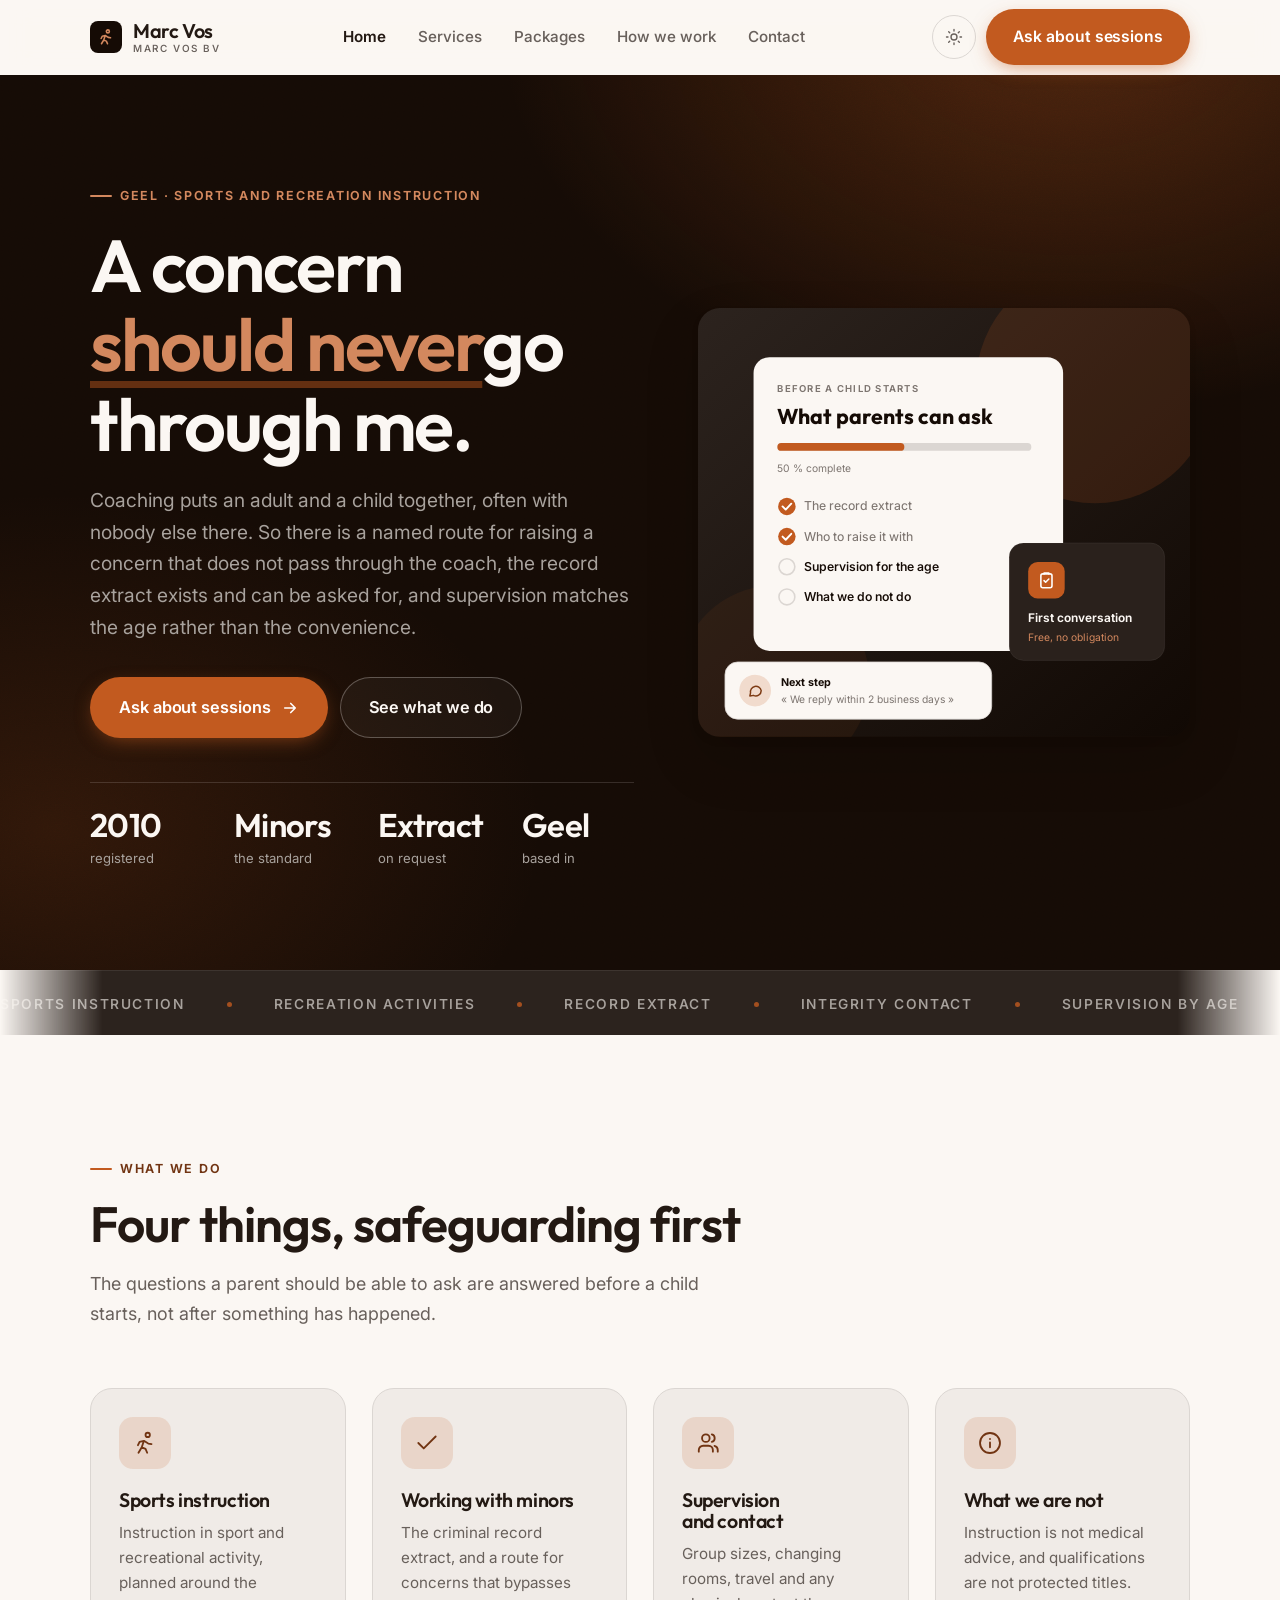
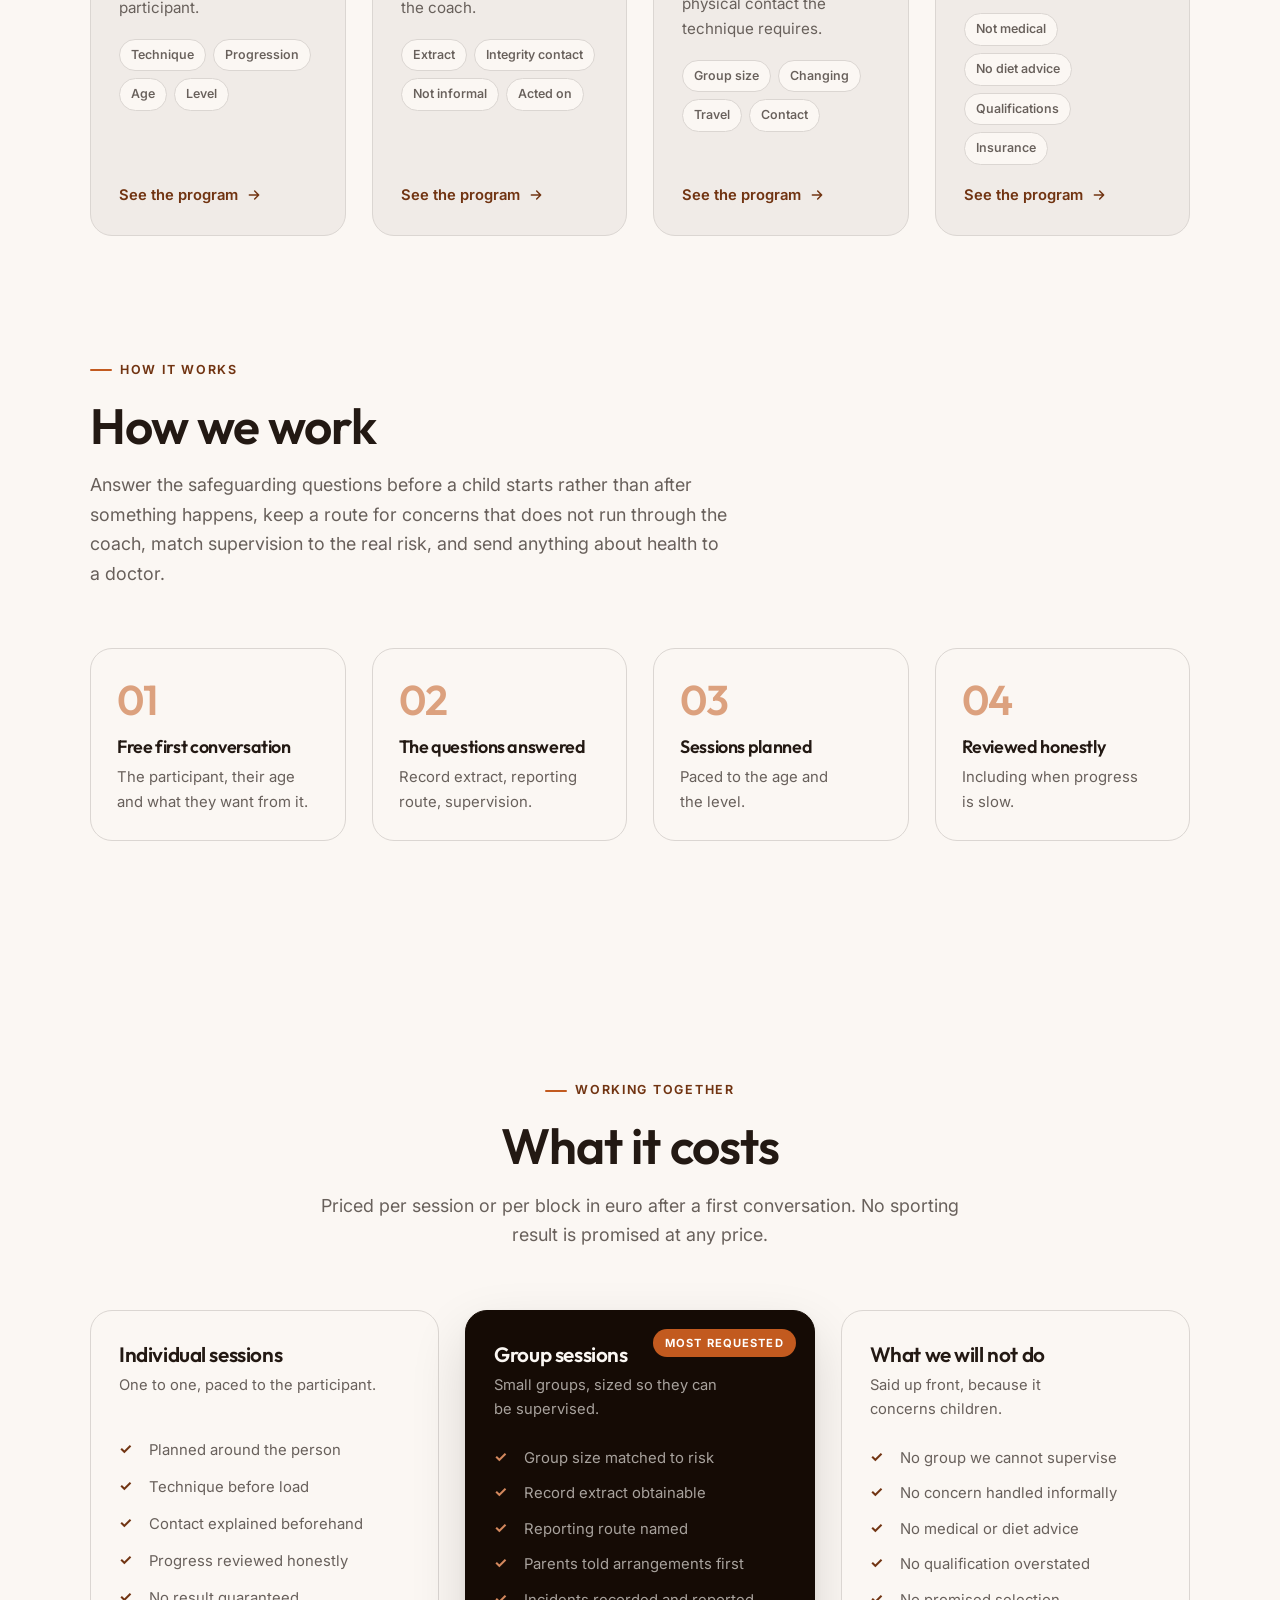
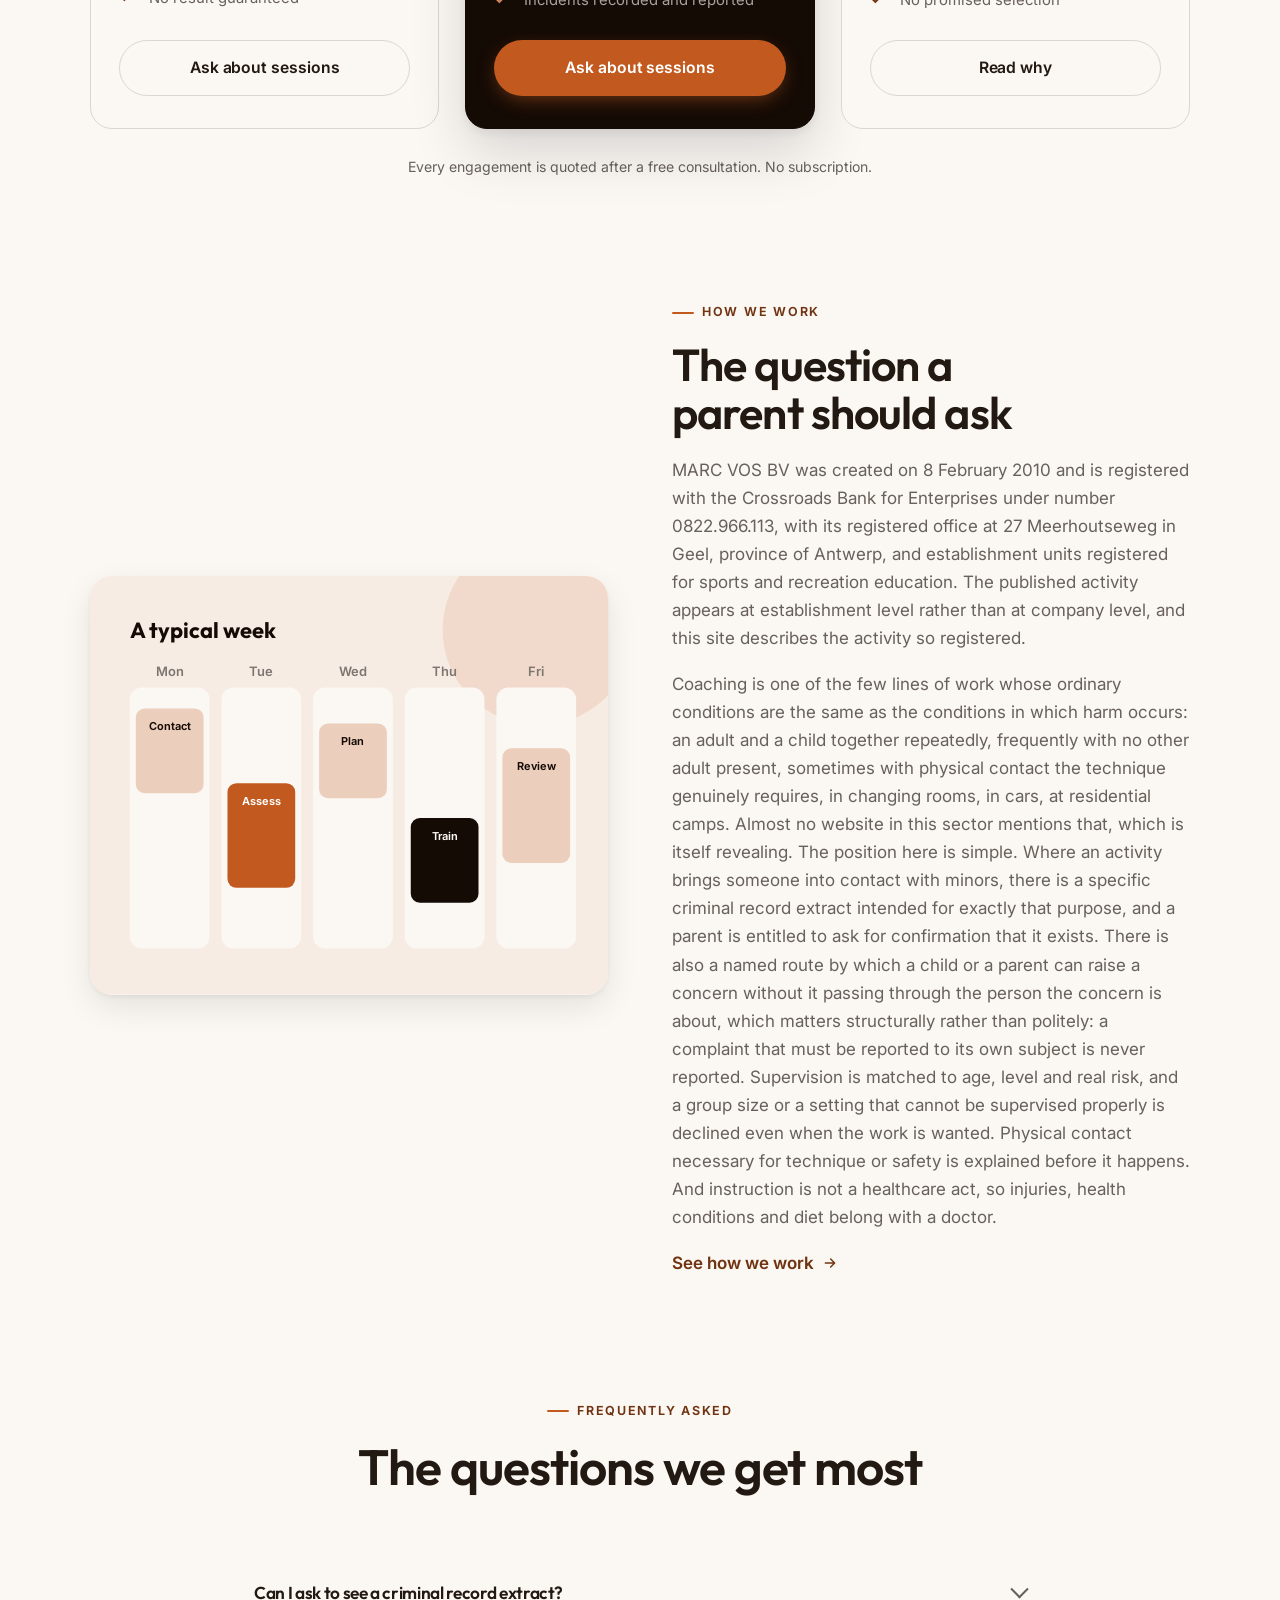
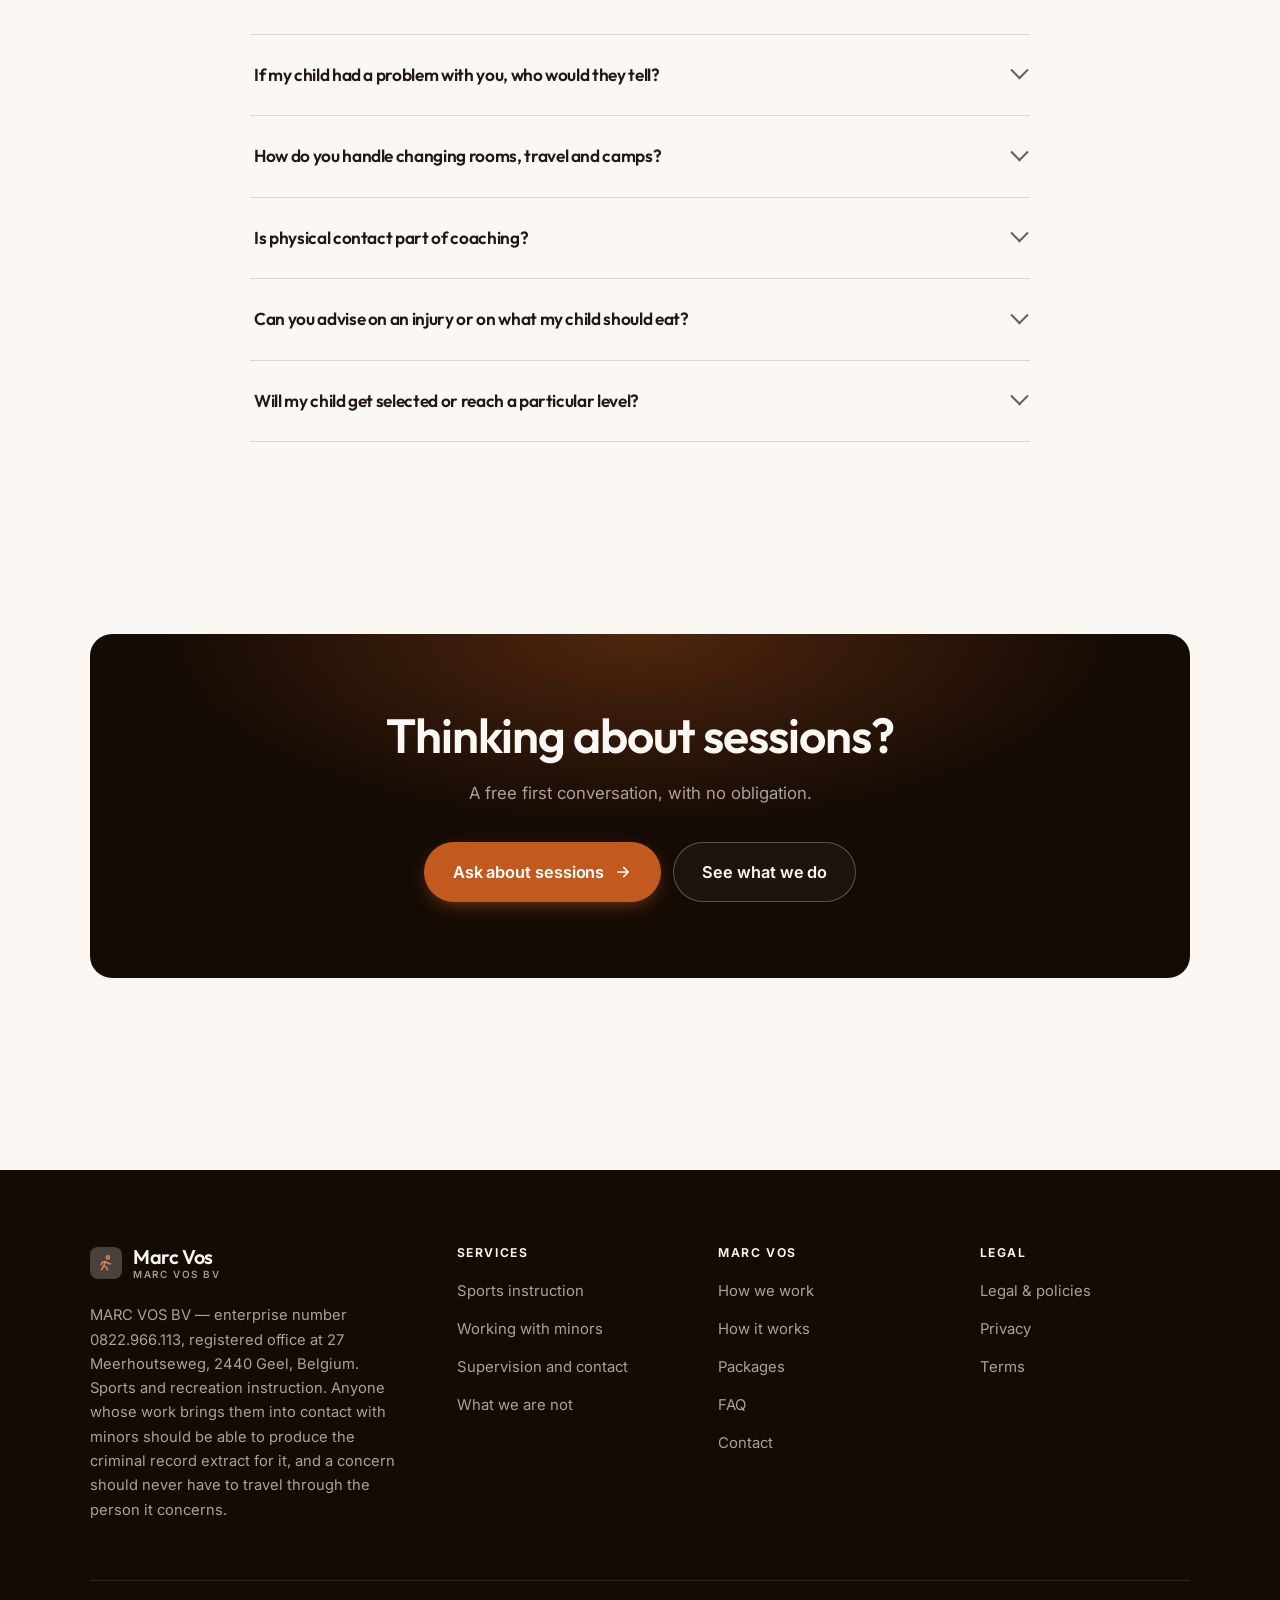
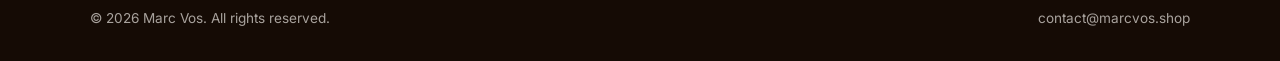
<file: index.html>
<!DOCTYPE html>
<html lang="en" class="no-js">
<head>
<meta charset="utf-8">
<meta name="viewport" content="width=device-width, initial-scale=1">
<title>MARC VOS — sports and recreation instruction, Geel</title>
<meta name="description" content="MARC VOS BV, sports and recreation instruction in Geel. Criminal record extract, a reporting route that bypasses the coach, and supervision matched to age.">
<link rel="canonical" href="https://marcvos.shop/">

<meta property="og:type" content="website">
<meta property="og:url" content="https://marcvos.shop/">
<meta property="og:site_name" content="Marc Vos">
<meta property="og:locale" content="en_US">
<meta property="og:title" content="MARC VOS — sports and recreation instruction, Geel">
<meta property="og:description" content="MARC VOS BV, sports and recreation instruction in Geel. Criminal record extract, a reporting route that bypasses the coach, and supervision matched to age.">
<meta name="theme-color" content="#150b05">

<link rel="icon" href="assets/img/favicon.svg" type="image/svg+xml">
<link rel="preconnect" href="https://fonts.googleapis.com">
<link rel="preconnect" href="https://fonts.gstatic.com" crossorigin>
<link rel="stylesheet" href="https://fonts.googleapis.com/css2?family=Outfit:wght@400;500;600;700&family=Inter:wght@400..700&display=swap">
<link rel="stylesheet" href="assets/css/style.css">

<!-- Thème appliqué avant le premier rendu (évite le flash) -->
<script>
document.documentElement.classList.remove('no-js');
(function(){try{var t=localStorage.getItem('site-theme');if(t){document.documentElement.setAttribute('data-theme',t);}}catch(e){}})();
</script>
<script type="application/ld+json">
{
  "@context": "https://schema.org",
  "@type": "Organization",
  "name": "Marc Vos",
  "url": "https://marcvos.shop/",
  "email": "contact@marcvos.shop",
  "description": "MARC VOS BV, sports and recreation instruction in Geel. Criminal record extract, a reporting route that bypasses the coach, and supervision matched to age.",
  "areaServed": "US",
  "knowsLanguage": "en"
}
</script>
</head>

<body>
<a class="skip-link" href="#main">Skip to main content</a>

<header class="site-header">
  <nav class="wrap nav" aria-label="Main navigation">
    <a class="brand" href="index.html">
      <svg class="brand__mark" viewBox="0 0 64 64" aria-hidden="true">
        <rect class="bm-bg" width="64" height="64" rx="16"/>
        <g class="bm-ic" transform="translate(14 14) scale(1.5)" fill="none" stroke-width="2.1" stroke-linecap="round" stroke-linejoin="round"><circle cx="14.5" cy="4.5" r="2"/><path d="M6 21l3-5 3.5 1.5L14 21M9 16l2-6 4 2.5 3 .5M11 10l-4 1-1.5 3"/></g>
      </svg>
      <span>Marc Vos<span class="brand__sub">MARC VOS BV</span></span>
    </a>

    <ul class="nav__links" id="nav-links">
      <li><a href="index.html" aria-current="page">Home</a></li>
      <li><a href="programs.html">Services</a></li>
      <li><a href="index.html#pricing">Packages</a></li>
      <li><a href="about.html">How we work</a></li>
      <li><a href="contact.html">Contact</a></li>
      <li><a class="btn btn--primary" href="contact.html">Ask about sessions</a></li>
    </ul>

    <div class="nav__cta">
      <button class="theme-toggle" type="button" aria-label="Switch to dark theme">
        <svg class="icon-sun" viewBox="0 0 24 24" fill="none" stroke="currentColor" stroke-width="1.8" stroke-linecap="round" aria-hidden="true"><circle cx="12" cy="12" r="4"/><path d="M12 2v2m0 16v2M2 12h2m16 0h2M4.9 4.9l1.4 1.4m11.4 11.4 1.4 1.4M19.1 4.9l-1.4 1.4M6.3 17.7l-1.4 1.4"/></svg>
        <svg class="icon-moon" viewBox="0 0 24 24" fill="none" stroke="currentColor" stroke-width="1.8" stroke-linecap="round" stroke-linejoin="round" aria-hidden="true"><path d="M21 12.8A9 9 0 1 1 11.2 3a7 7 0 0 0 9.8 9.8z"/></svg>
      </button>
      <a class="btn btn--primary" href="contact.html">Ask about sessions</a>
      <button class="nav__toggle" type="button" aria-expanded="false" aria-controls="nav-links" aria-label="Open menu">
        <svg class="icon-open" viewBox="0 0 24 24" fill="none" stroke="currentColor" stroke-width="2" stroke-linecap="round" aria-hidden="true"><path d="M3 6h18M3 12h18M3 18h18"/></svg>
        <svg class="icon-close" viewBox="0 0 24 24" fill="none" stroke="currentColor" stroke-width="2" stroke-linecap="round" aria-hidden="true"><path d="M6 6l12 12M18 6L6 18"/></svg>
      </button>
    </div>
  </nav>
</header>

<main id="main">

<section class="hero">
  <div class="wrap hero__inner">
    <div>
      <span class="eyebrow hero__eyebrow">Geel · Sports and recreation instruction</span>
      <h1>A concern<br> <em>should never</em>go through me.</h1>
      <p class="hero__lede">Coaching puts an adult and a child together, often with nobody else there. So there is a named route for raising a concern that does not pass through the coach, the record extract exists and can be asked for, and supervision matches the age rather than the convenience.</p>

      <div class="hero__actions">
        <a class="btn btn--primary btn--lg" href="contact.html">Ask about sessions <svg viewBox="0 0 24 24" fill="none" stroke="currentColor" stroke-width="2.2" stroke-linecap="round" stroke-linejoin="round" aria-hidden="true"><path d="M5 12h14M13 6l6 6-6 6"/></svg></a>
        <a class="btn btn--on-dark btn--lg" href="programs.html">See what we do</a>
      </div>

      <ul class="hero__proof">
        <li><span class="stat__num">2010</span><span class="stat__label">registered</span></li>
        <li><span class="stat__num">Minors</span><span class="stat__label">the standard</span></li>
        <li><span class="stat__num">Extract</span><span class="stat__label">on request</span></li>
        <li><span class="stat__num">Geel</span><span class="stat__label">based in</span></li>
      </ul>
    </div>

    <div class="hero__art">
      <svg viewBox="0 0 620 540" role="img" aria-label="What a parent is entitled to ask before a child starts sessions.">
        <defs>
          <linearGradient id="hbg" x1="0" y1="0" x2="1" y2="1">
            <stop offset="0" stop-color="#2c231e"/><stop offset="1" stop-color="#110904"/>
          </linearGradient>
        </defs>
        <rect width="620" height="540" rx="22" fill="url(#hbg)"/>
        <circle cx="500" cy="96" r="150" fill="#c25a1f" opacity=".16"/>
        <circle cx="96" cy="470" r="120" fill="#c25a1f" opacity=".08"/>

        <g style="font-family: var(--font-body)">
          <!-- Carte programme -->
          <rect x="70" y="62" width="390" height="370" rx="20" fill="#fbf7f3"/>
          <text x="100" y="106" font-size="12" font-weight="650" letter-spacing="1.6" fill="#7d7570">BEFORE A CHILD STARTS</text>
          <text x="100" y="146" font-size="27" font-weight="700" fill="#150b05" style="font-family: var(--font-display)">What parents can ask</text>
          <rect x="100" y="170" width="320" height="10" rx="5" fill="#dbd6d2"/>
          <rect x="100" y="170" width="160" height="10" rx="5" fill="#c25a1f"/>
          <text x="100" y="206" font-size="13" fill="#7d7570">50 % complete</text>
          <circle cx="112" cy="250" r="11" fill="#c25a1f"/><path d="M106.5 250l4 4 7-7.5" fill="none" stroke="#ffffff" stroke-width="2.4" stroke-linecap="round" stroke-linejoin="round"/><text x="134" y="255" font-size="15.5" fill="#7d7570" font-weight="450">The record extract</text>
          <circle cx="112" cy="288" r="11" fill="#c25a1f"/><path d="M106.5 288l4 4 7-7.5" fill="none" stroke="#ffffff" stroke-width="2.4" stroke-linecap="round" stroke-linejoin="round"/><text x="134" y="293" font-size="15.5" fill="#7d7570" font-weight="450">Who to raise it with</text>
          <circle cx="112" cy="326" r="10" fill="none" stroke="#dbd6d2" stroke-width="2"/><text x="134" y="331" font-size="15.5" fill="#150b05" font-weight="560">Supervision for the age</text>
          <circle cx="112" cy="364" r="10" fill="none" stroke="#dbd6d2" stroke-width="2"/><text x="134" y="369" font-size="15.5" fill="#150b05" font-weight="560">What we do not do</text>

          <!-- Carte séance -->
          <rect x="392" y="296" width="196" height="148" rx="18" fill="#2a211c" stroke="#ffffff" stroke-opacity=".08"/>
          <rect x="416" y="320" width="46" height="46" rx="12" fill="#c25a1f"/>
          <g transform="translate(427 331)" fill="none" stroke="#ffffff" color="#ffffff" stroke-width="2" stroke-linecap="round" stroke-linejoin="round"><rect x="5" y="4" width="14" height="17.5" rx="2.5"/><path d="M9 4V3h6v1M9 12.5l2 2 4-4"/></g>
          <text x="416" y="396" font-size="15" font-weight="650" fill="#fbf7f3">First conversation</text>
          <text x="416" y="420" font-size="13" fill="#d3885e">Free, no obligation</text>

          <!-- Retour du coach -->
          <rect x="34" y="446" width="336" height="72" rx="16" fill="#fbf7f3" stroke="#dbd6d2"/>
          <circle cx="72" cy="482" r="20" fill="#f1dbcd"/>
          <g transform="translate(62 472) scale(.84)" fill="none" stroke="#7e3b14" stroke-width="2.2" stroke-linecap="round" stroke-linejoin="round"><path d="M21 12a8 8 0 0 1-11.6 7.1L4 20l1-4.6A8 8 0 1 1 21 12z"/></g>
          <text x="104" y="476" font-size="13.5" font-weight="700" fill="#150b05">Next step</text>
          <text x="104" y="498" font-size="13" fill="#7d7570">« We reply within 2 business days »</text>
        </g>
      </svg>
    </div>
  </div>
</section>

<div class="marquee" aria-hidden="true">
  <div class="marquee__track"><span>Sports instruction</span><span>Recreation activities</span><span>Record extract</span><span>Integrity contact</span><span>Supervision by age</span><span>Contact explained first</span><span>Not medical advice</span><span>Incidents recorded</span><span>Geel</span><span>Since 2010</span><span>Sports instruction</span><span>Recreation activities</span><span>Record extract</span><span>Integrity contact</span><span>Supervision by age</span><span>Contact explained first</span><span>Not medical advice</span><span>Incidents recorded</span><span>Geel</span><span>Since 2010</span></div>
</div>

<section class="section wrap" id="programs">
  <div class="section-head reveal">
    <span class="eyebrow">What we do</span>
    <h2>Four things, safeguarding first</h2>
    <p>The questions a parent should be able to ask are answered before a child starts, not after something has happened.</p>
  </div>
  <div class="grid grid--4 reveal-group">
    <a class="card" href="programs.html#instruction">
      <div class="card__icon"><svg viewBox="0 0 24 24" fill="none" stroke="currentColor" stroke-width="1.7" stroke-linecap="round" stroke-linejoin="round" aria-hidden="true"><circle cx="14.5" cy="4.5" r="2"/><path d="M6 21l3-5 3.5 1.5L14 21M9 16l2-6 4 2.5 3 .5M11 10l-4 1-1.5 3"/></svg></div>
      <h3>Sports instruction</h3>
      <p>Instruction in sport and recreational activity, planned around the participant.</p>
      <ul class="tags"><li>Technique</li><li>Progression</li><li>Age</li><li>Level</li></ul>
      <span class="arrow-link">See the program <svg viewBox="0 0 24 24" fill="none" stroke="currentColor" stroke-width="2.2" stroke-linecap="round" stroke-linejoin="round" aria-hidden="true"><path d="M5 12h14M13 6l6 6-6 6"/></svg></span>
    </a>
    <a class="card" href="programs.html#safeguarding">
      <div class="card__icon"><svg viewBox="0 0 24 24" fill="none" stroke="currentColor" stroke-width="1.7" stroke-linecap="round" stroke-linejoin="round" aria-hidden="true"><path d="M20 6 9 17l-5-5"/></svg></div>
      <h3>Working with minors</h3>
      <p>The criminal record extract, and a route for concerns that bypasses the coach.</p>
      <ul class="tags"><li>Extract</li><li>Integrity contact</li><li>Not informal</li><li>Acted on</li></ul>
      <span class="arrow-link">See the program <svg viewBox="0 0 24 24" fill="none" stroke="currentColor" stroke-width="2.2" stroke-linecap="round" stroke-linejoin="round" aria-hidden="true"><path d="M5 12h14M13 6l6 6-6 6"/></svg></span>
    </a>
    <a class="card" href="programs.html#supervision">
      <div class="card__icon"><svg viewBox="0 0 24 24" fill="none" stroke="currentColor" stroke-width="1.7" stroke-linecap="round" stroke-linejoin="round" aria-hidden="true"><path d="M16.5 20v-1.5a4 4 0 0 0-4-4h-5a4 4 0 0 0-4 4V20"/><circle cx="10" cy="7.5" r="3.5"/><path d="M21 20v-1.5a4 4 0 0 0-3-3.9M15.5 4.1a3.5 3.5 0 0 1 0 6.8"/></svg></div>
      <h3>Supervision and contact</h3>
      <p>Group sizes, changing rooms, travel and any physical contact the technique requires.</p>
      <ul class="tags"><li>Group size</li><li>Changing</li><li>Travel</li><li>Contact</li></ul>
      <span class="arrow-link">See the program <svg viewBox="0 0 24 24" fill="none" stroke="currentColor" stroke-width="2.2" stroke-linecap="round" stroke-linejoin="round" aria-hidden="true"><path d="M5 12h14M13 6l6 6-6 6"/></svg></span>
    </a>
    <a class="card" href="programs.html#limits">
      <div class="card__icon"><svg viewBox="0 0 24 24" fill="none" stroke="currentColor" stroke-width="1.7" stroke-linecap="round" stroke-linejoin="round" aria-hidden="true"><circle cx="12" cy="12" r="9.2"/><path d="M12 16v-4.5M12 8.2v.1"/></svg></div>
      <h3>What we are not</h3>
      <p>Instruction is not medical advice, and qualifications are not protected titles.</p>
      <ul class="tags"><li>Not medical</li><li>No diet advice</li><li>Qualifications</li><li>Insurance</li></ul>
      <span class="arrow-link">See the program <svg viewBox="0 0 24 24" fill="none" stroke="currentColor" stroke-width="2.2" stroke-linecap="round" stroke-linejoin="round" aria-hidden="true"><path d="M5 12h14M13 6l6 6-6 6"/></svg></span>
    </a>
  </div>
</section>

<section class="section section--flush wrap" id="how-it-works">
  <div class="section-head reveal">
    <span class="eyebrow">How it works</span>
    <h2>How we work</h2>
    <p>Answer the safeguarding questions before a child starts rather than after something happens, keep a route for concerns that does not run through the coach, match supervision to the real risk, and send anything about health to a doctor.</p>
  </div>
  <div class="grid grid--4 steps reveal-group">
    <article class="step">
      <h3>Free first conversation</h3>
      <p>The participant, their age and what they want from it.</p>
    </article>
    <article class="step">
      <h3>The questions answered</h3>
      <p>Record extract, reporting route, supervision.</p>
    </article>
    <article class="step">
      <h3>Sessions planned</h3>
      <p>Paced to the age and the level.</p>
    </article>
    <article class="step">
      <h3>Reviewed honestly</h3>
      <p>Including when progress is slow.</p>
    </article>
  </div>
</section>

<section class="section wrap" id="pricing">
  <div class="section-head section-head--center reveal">
    <span class="eyebrow">Working together</span>
    <h2>What it costs</h2>
    <p>Priced per session or per block in euro after a first conversation. No sporting result is promised at any price.</p>
  </div>
  <div class="grid grid--3 plans reveal-group">
    <article class="plan">
      
      <h3>Individual sessions</h3>
      <p class="plan__desc">One to one, paced to the participant.</p>
      
      <ul class="plan__features">
        <li>Planned around the person</li>
        <li>Technique before load</li>
        <li>Contact explained beforehand</li>
        <li>Progress reviewed honestly</li>
        <li>No result guaranteed</li>
      </ul>
      <a class="btn btn--ghost btn--block" href="contact.html">Ask about sessions</a>
    </article>
    <article class="plan plan--featured">
      <span class="plan__tag">Most requested</span>
      <h3>Group sessions</h3>
      <p class="plan__desc">Small groups, sized so they can be supervised.</p>
      
      <ul class="plan__features">
        <li>Group size matched to risk</li>
        <li>Record extract obtainable</li>
        <li>Reporting route named</li>
        <li>Parents told arrangements first</li>
        <li>Incidents recorded and reported</li>
      </ul>
      <a class="btn btn--primary btn--block" href="contact.html">Ask about sessions</a>
    </article>
    <article class="plan">
      
      <h3>What we will not do</h3>
      <p class="plan__desc">Said up front, because it concerns children.</p>
      
      <ul class="plan__features">
        <li>No group we cannot supervise</li>
        <li>No concern handled informally</li>
        <li>No medical or diet advice</li>
        <li>No qualification overstated</li>
        <li>No promised selection</li>
      </ul>
      <a class="btn btn--ghost btn--block" href="contact.html">Read why</a>
    </article>
  </div>
  <p class="plans-note">Every engagement is quoted after a free consultation. No subscription.</p>
</section>

<section class="section section--flush wrap">
  <div class="split reveal">
    <div class="split__art">
      <svg viewBox="0 0 520 420" role="img" aria-label="Example of a typical week: Contact, Assess, Plan, Train, Review.">
        <rect width="520" height="420" rx="20" fill="#f7ece4"/>
        <circle cx="450" cy="54" r="96" fill="#c25a1f" opacity=".12"/>
        <g style="font-family: var(--font-body)">
        <text x="40" y="62" font-size="22" font-weight="700" fill="#150b05" style="font-family: var(--font-display)">A typical week</text>
        <text x="80" y="100" text-anchor="middle" font-size="13" font-weight="600" fill="#7d7570">Mon</text>
        <rect x="40" y="112" width="80" height="262" rx="12" fill="#fbf7f3"/>
        <rect x="46" y="133" width="68" height="85" rx="9" fill="#eccebc"/>
        <text x="80" y="155" text-anchor="middle" font-size="11" font-weight="650" fill="#150b05">Contact</text>
        <text x="172" y="100" text-anchor="middle" font-size="13" font-weight="600" fill="#7d7570">Tue</text>
        <rect x="132" y="112" width="80" height="262" rx="12" fill="#fbf7f3"/>
        <rect x="138" y="208" width="68" height="105" rx="9" fill="#c25a1f"/>
        <text x="172" y="230" text-anchor="middle" font-size="11" font-weight="650" fill="#ffffff">Assess</text>
        <text x="264" y="100" text-anchor="middle" font-size="13" font-weight="600" fill="#7d7570">Wed</text>
        <rect x="224" y="112" width="80" height="262" rx="12" fill="#fbf7f3"/>
        <rect x="230" y="148" width="68" height="75" rx="9" fill="#eccebc"/>
        <text x="264" y="170" text-anchor="middle" font-size="11" font-weight="650" fill="#150b05">Plan</text>
        <text x="356" y="100" text-anchor="middle" font-size="13" font-weight="600" fill="#7d7570">Thu</text>
        <rect x="316" y="112" width="80" height="262" rx="12" fill="#fbf7f3"/>
        <rect x="322" y="243" width="68" height="85" rx="9" fill="#150b05"/>
        <text x="356" y="265" text-anchor="middle" font-size="11" font-weight="650" fill="#fbf7f3">Train</text>
        <text x="448" y="100" text-anchor="middle" font-size="13" font-weight="600" fill="#7d7570">Fri</text>
        <rect x="408" y="112" width="80" height="262" rx="12" fill="#fbf7f3"/>
        <rect x="414" y="173" width="68" height="115" rx="9" fill="#eccebc"/>
        <text x="448" y="195" text-anchor="middle" font-size="11" font-weight="650" fill="#150b05">Review</text>
        </g>
      </svg>
    </div>
    <div>
      <span class="eyebrow">How we work</span>
      <h2>The question a parent should ask</h2>
      <p>MARC VOS BV was created on 8 February 2010 and is registered with the Crossroads Bank for Enterprises under number 0822.966.113, with its registered office at 27 Meerhoutseweg in Geel, province of Antwerp, and establishment units registered for sports and recreation education. The published activity appears at establishment level rather than at company level, and this site describes the activity so registered.</p>
      <p>Coaching is one of the few lines of work whose ordinary conditions are the same as the conditions in which harm occurs: an adult and a child together repeatedly, frequently with no other adult present, sometimes with physical contact the technique genuinely requires, in changing rooms, in cars, at residential camps. Almost no website in this sector mentions that, which is itself revealing. The position here is simple. Where an activity brings someone into contact with minors, there is a specific criminal record extract intended for exactly that purpose, and a parent is entitled to ask for confirmation that it exists. There is also a named route by which a child or a parent can raise a concern without it passing through the person the concern is about, which matters structurally rather than politely: a complaint that must be reported to its own subject is never reported. Supervision is matched to age, level and real risk, and a group size or a setting that cannot be supervised properly is declined even when the work is wanted. Physical contact necessary for technique or safety is explained before it happens. And instruction is not a healthcare act, so injuries, health conditions and diet belong with a doctor.</p>
      <p><a class="arrow-link" href="about.html">See how we work <svg viewBox="0 0 24 24" fill="none" stroke="currentColor" stroke-width="2.2" stroke-linecap="round" stroke-linejoin="round" aria-hidden="true"><path d="M5 12h14M13 6l6 6-6 6"/></svg></a></p>
    </div>
  </div>
</section>

<section class="section section--flush wrap" id="faq">
  <div class="section-head section-head--center reveal">
    <span class="eyebrow">Frequently asked</span>
    <h2>The questions we get most</h2>
  </div>
  <div class="faq reveal">
    <details>
      <summary>Can I ask to see a criminal record extract?</summary>
      <p>Yes, and you should ask it of anyone who will be alone with your child, not only of us. Where an activity brings a person into contact with minors there is a specific extract from the criminal record intended for that purpose. Asking is not an accusation and nobody working properly with children will treat it as one. A provider who is uncomfortable with the question has answered it.</p>
    </details>
    <details>
      <summary>If my child had a problem with you, who would they tell?</summary>
      <p>Not me, and that is the point. There is a named route through which a participant, a parent or a guardian can raise a concern without it passing through the person the concern is about, and it is given to parents before a child starts rather than produced afterwards. A complaint that has to travel through its own subject does not travel. Concerns about a participant's integrity are acted upon rather than managed informally inside the group.</p>
    </details>
    <details>
      <summary>How do you handle changing rooms, travel and camps?</summary>
      <p>By arranging them so that an adult is not alone with an individual child where that can be avoided, and by telling parents what the arrangements are in advance rather than when asked. Those settings are where supervision is thinnest and where discomfort is hardest for a child to voice, so they get planned deliberately instead of improvised on the day.</p>
    </details>
    <details>
      <summary>Is physical contact part of coaching?</summary>
      <p>Sometimes, where the technique or the safety of the participant genuinely requires it. When it does, it is explained before it happens rather than simply done, so a participant knows what to expect and knows that being told is normal. A child who has been told what ordinary instruction looks like is far better placed to recognise something that is not.</p>
    </details>
    <details>
      <summary>Can you advise on an injury or on what my child should eat?</summary>
      <p>No. Instruction is not a healthcare act. We do not diagnose, do not treat injuries and do not give dietary, nutritional or medical advice, and anything concerning an injury, a health condition or fitness to participate belongs with a physician. We may ask for confirmation of fitness to participate before accepting someone for an activity, which is a precaution rather than an obstacle.</p>
    </details>
    <details>
      <summary>Will my child get selected or reach a particular level?</summary>
      <p>No result, selection, progression or performance improvement is guaranteed, and anyone promising one is selling something. Outcomes in sport depend on far more than coaching, including growth, health, opportunity and a considerable amount of luck. What can be promised is sessions planned around the participant, progress reviewed honestly including when it is slow, and an environment organised around the things that actually matter.</p>
    </details>
  </div>
</section>

<section class="wrap section--tight">
  <div class="cta-band reveal">
    <h2>Thinking about sessions?</h2>
    <p>A free first conversation, with no obligation.</p>
    <div class="hero__actions">
      <a class="btn btn--primary btn--lg" href="contact.html">Ask about sessions <svg viewBox="0 0 24 24" fill="none" stroke="currentColor" stroke-width="2.2" stroke-linecap="round" stroke-linejoin="round" aria-hidden="true"><path d="M5 12h14M13 6l6 6-6 6"/></svg></a>
      <a class="btn btn--on-dark btn--lg" href="programs.html">See what we do</a>
    </div>
  </div>
</section>

</main>

<footer class="site-footer">
  <div class="wrap">
    <div class="footer__grid">
      <div class="footer__brand">
        <a class="brand" href="index.html">
          <svg class="brand__mark" viewBox="0 0 64 64" aria-hidden="true">
        <rect class="bm-bg" width="64" height="64" rx="16"/>
        <g class="bm-ic" transform="translate(14 14) scale(1.5)" fill="none" stroke-width="2.1" stroke-linecap="round" stroke-linejoin="round"><circle cx="14.5" cy="4.5" r="2"/><path d="M6 21l3-5 3.5 1.5L14 21M9 16l2-6 4 2.5 3 .5M11 10l-4 1-1.5 3"/></g>
      </svg>
          <span>Marc Vos<span class="brand__sub">MARC VOS BV</span></span>
        </a>
        <p>MARC VOS BV — enterprise number 0822.966.113, registered office at 27 Meerhoutseweg, 2440 Geel, Belgium. Sports and recreation instruction. Anyone whose work brings them into contact with minors should be able to produce the criminal record extract for it, and a concern should never have to travel through the person it concerns.</p>
      </div>

      <div class="footer__col">
        <h4>Services</h4>
        <ul>
          <li><a href="programs.html#instruction">Sports instruction</a></li>
          <li><a href="programs.html#safeguarding">Working with minors</a></li>
          <li><a href="programs.html#supervision">Supervision and contact</a></li>
          <li><a href="programs.html#limits">What we are not</a></li>
        </ul>
      </div>

      <div class="footer__col">
        <h4>Marc Vos</h4>
        <ul>
          <li><a href="about.html">How we work</a></li>
          <li><a href="index.html#how-it-works">How it works</a></li>
          <li><a href="index.html#pricing">Packages</a></li>
          <li><a href="index.html#faq">FAQ</a></li>
          <li><a href="contact.html">Contact</a></li>
        </ul>
      </div>

      <div class="footer__col">
        <h4>Legal</h4>
        <ul>
          <li><a href="legal.html">Legal &amp; policies</a></li>
          <li><a href="legal.html#privacy">Privacy</a></li>
          <li><a href="legal.html#terms">Terms</a></li>
        </ul>
      </div>
    </div>

    <div class="footer__bottom">
      <p>© <span data-year>2026</span> Marc Vos. All rights reserved.</p>
      <p><a href="mailto:contact@marcvos.shop">contact@marcvos.shop</a></p>
    </div>
  </div>
</footer>

<script src="assets/js/main.js" defer></script>
</body>
</html>
</file>
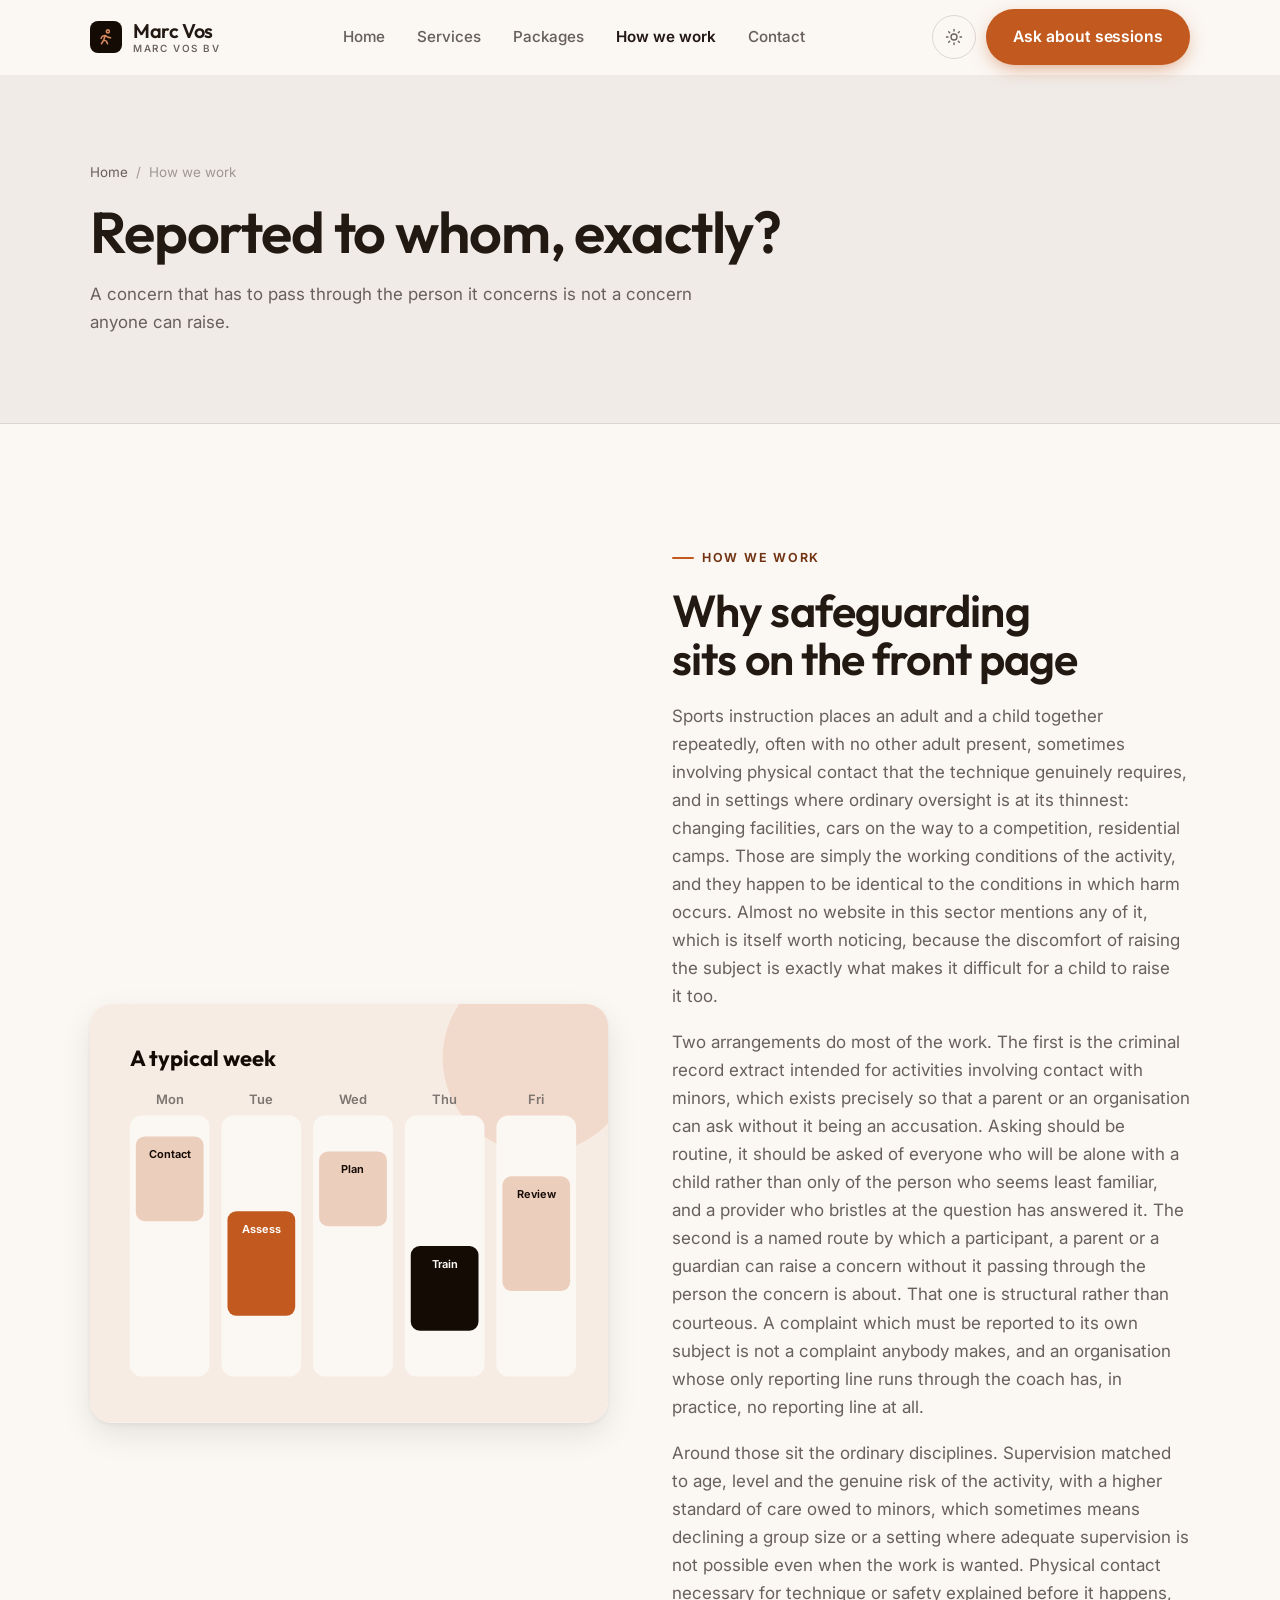
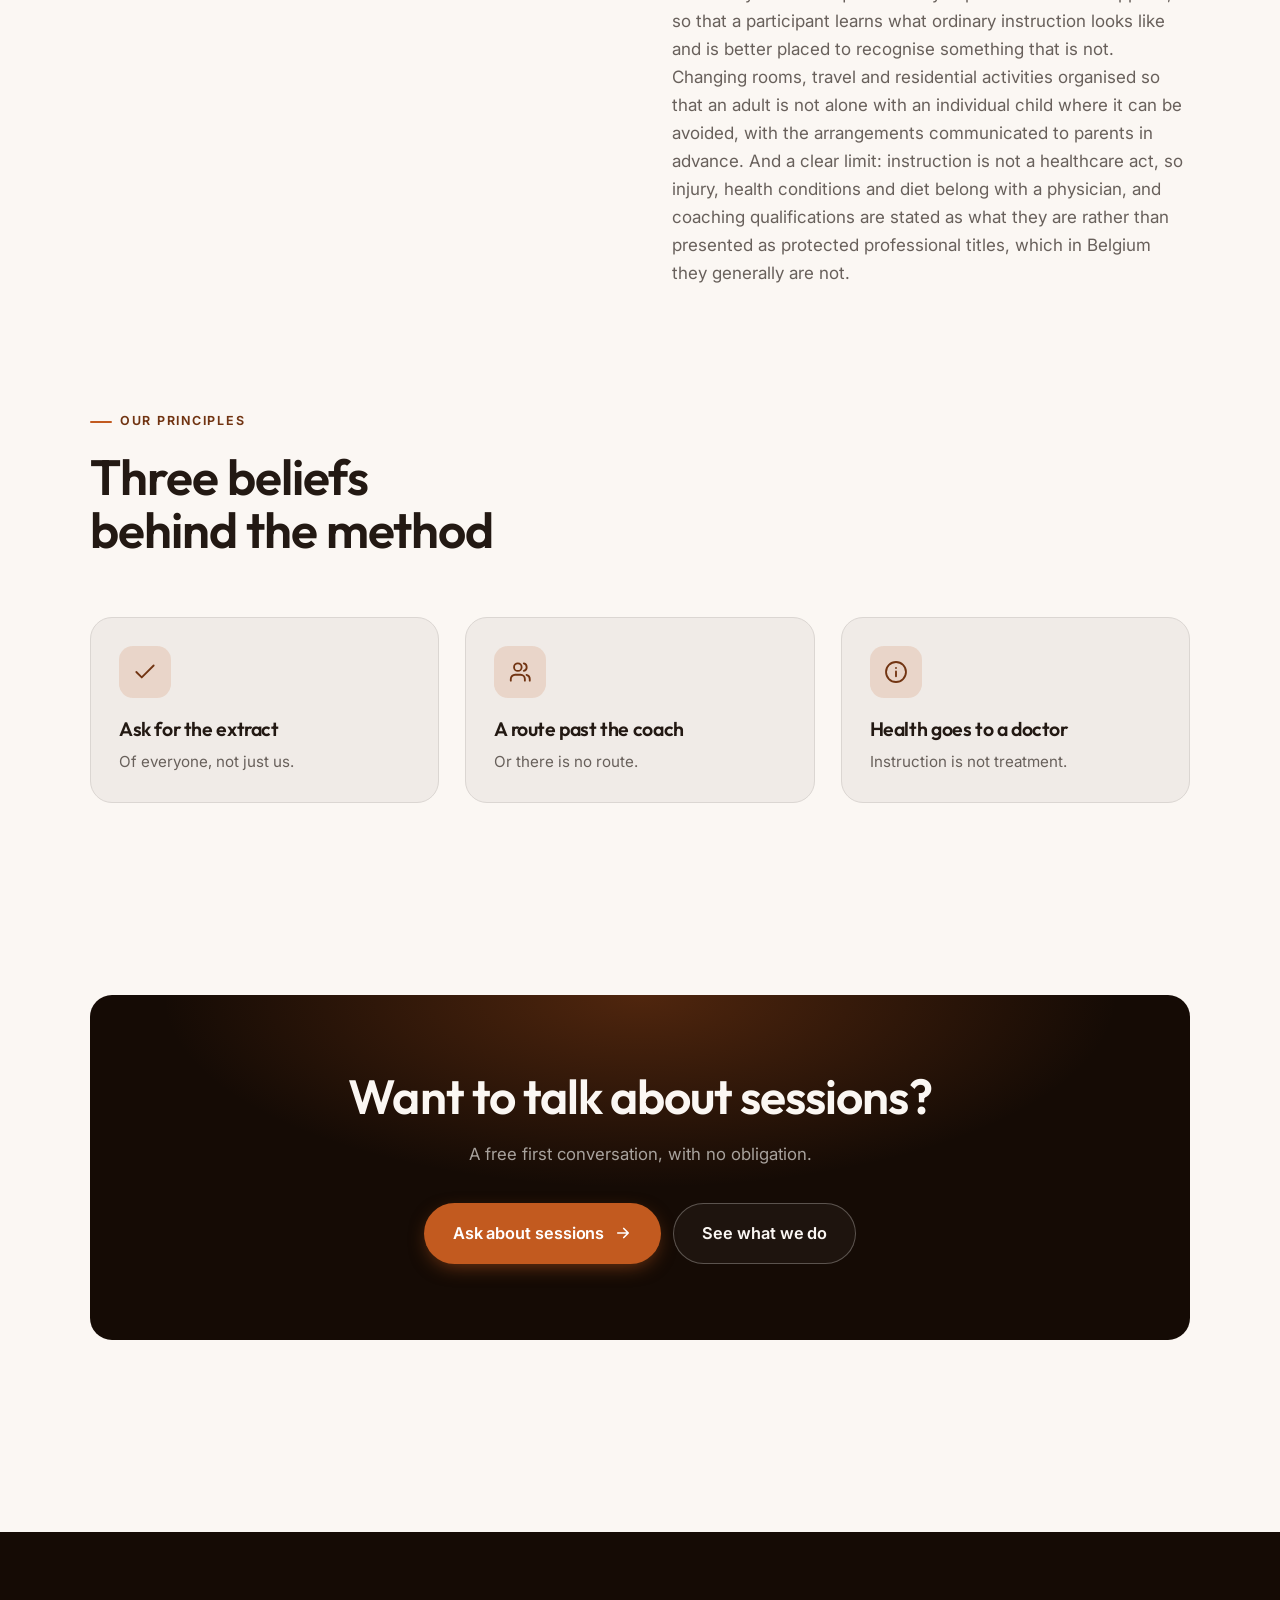
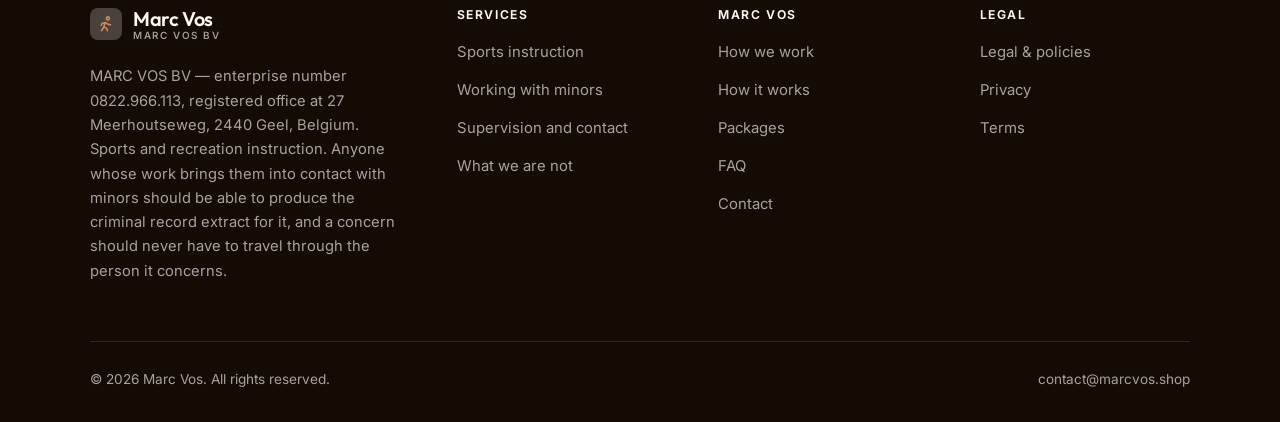
<file: about.html>
<!DOCTYPE html>
<html lang="en" class="no-js">
<head>
<meta charset="utf-8">
<meta name="viewport" content="width=device-width, initial-scale=1">
<title>How we work — Marc Vos</title>
<meta name="description" content="About MARC VOS BV, sports and recreation instruction in Geel, province of Antwerp, registered since 2010.">
<link rel="canonical" href="https://marcvos.shop/about.html">

<meta property="og:type" content="website">
<meta property="og:url" content="https://marcvos.shop/about.html">
<meta property="og:site_name" content="Marc Vos">
<meta property="og:locale" content="en_US">
<meta property="og:title" content="How we work — Marc Vos">
<meta property="og:description" content="About MARC VOS BV, sports and recreation instruction in Geel, province of Antwerp, registered since 2010.">
<meta name="theme-color" content="#150b05">

<link rel="icon" href="assets/img/favicon.svg" type="image/svg+xml">
<link rel="preconnect" href="https://fonts.googleapis.com">
<link rel="preconnect" href="https://fonts.gstatic.com" crossorigin>
<link rel="stylesheet" href="https://fonts.googleapis.com/css2?family=Outfit:wght@400;500;600;700&family=Inter:wght@400..700&display=swap">
<link rel="stylesheet" href="assets/css/style.css">

<!-- Thème appliqué avant le premier rendu (évite le flash) -->
<script>
document.documentElement.classList.remove('no-js');
(function(){try{var t=localStorage.getItem('site-theme');if(t){document.documentElement.setAttribute('data-theme',t);}}catch(e){}})();
</script>
</head>

<body>
<a class="skip-link" href="#main">Skip to main content</a>

<header class="site-header">
  <nav class="wrap nav" aria-label="Main navigation">
    <a class="brand" href="index.html">
      <svg class="brand__mark" viewBox="0 0 64 64" aria-hidden="true">
        <rect class="bm-bg" width="64" height="64" rx="16"/>
        <g class="bm-ic" transform="translate(14 14) scale(1.5)" fill="none" stroke-width="2.1" stroke-linecap="round" stroke-linejoin="round"><circle cx="14.5" cy="4.5" r="2"/><path d="M6 21l3-5 3.5 1.5L14 21M9 16l2-6 4 2.5 3 .5M11 10l-4 1-1.5 3"/></g>
      </svg>
      <span>Marc Vos<span class="brand__sub">MARC VOS BV</span></span>
    </a>

    <ul class="nav__links" id="nav-links">
      <li><a href="index.html">Home</a></li>
      <li><a href="programs.html">Services</a></li>
      <li><a href="index.html#pricing">Packages</a></li>
      <li><a href="about.html" aria-current="page">How we work</a></li>
      <li><a href="contact.html">Contact</a></li>
      <li><a class="btn btn--primary" href="contact.html">Ask about sessions</a></li>
    </ul>

    <div class="nav__cta">
      <button class="theme-toggle" type="button" aria-label="Switch to dark theme">
        <svg class="icon-sun" viewBox="0 0 24 24" fill="none" stroke="currentColor" stroke-width="1.8" stroke-linecap="round" aria-hidden="true"><circle cx="12" cy="12" r="4"/><path d="M12 2v2m0 16v2M2 12h2m16 0h2M4.9 4.9l1.4 1.4m11.4 11.4 1.4 1.4M19.1 4.9l-1.4 1.4M6.3 17.7l-1.4 1.4"/></svg>
        <svg class="icon-moon" viewBox="0 0 24 24" fill="none" stroke="currentColor" stroke-width="1.8" stroke-linecap="round" stroke-linejoin="round" aria-hidden="true"><path d="M21 12.8A9 9 0 1 1 11.2 3a7 7 0 0 0 9.8 9.8z"/></svg>
      </button>
      <a class="btn btn--primary" href="contact.html">Ask about sessions</a>
      <button class="nav__toggle" type="button" aria-expanded="false" aria-controls="nav-links" aria-label="Open menu">
        <svg class="icon-open" viewBox="0 0 24 24" fill="none" stroke="currentColor" stroke-width="2" stroke-linecap="round" aria-hidden="true"><path d="M3 6h18M3 12h18M3 18h18"/></svg>
        <svg class="icon-close" viewBox="0 0 24 24" fill="none" stroke="currentColor" stroke-width="2" stroke-linecap="round" aria-hidden="true"><path d="M6 6l12 12M18 6L6 18"/></svg>
      </button>
    </div>
  </nav>
</header>

<main id="main">

<section class="page-head">
  <div class="wrap">
    <nav class="breadcrumb" aria-label="Breadcrumb">
      <a href="index.html">Home</a><span>/</span><span aria-current="page">How we work</span>
    </nav>
    <h1>Reported to whom, exactly?</h1>
    <p>A concern that has to pass through the person it concerns is not a concern anyone can raise.</p>
  </div>
</section>

<section class="section wrap">
  <div class="split reveal">
    <div class="split__art">
      <svg viewBox="0 0 520 420" role="img" aria-label="Example of a typical week: Contact, Assess, Plan, Train, Review.">
        <rect width="520" height="420" rx="20" fill="#f7ece4"/>
        <circle cx="450" cy="54" r="96" fill="#c25a1f" opacity=".12"/>
        <g style="font-family: var(--font-body)">
        <text x="40" y="62" font-size="22" font-weight="700" fill="#150b05" style="font-family: var(--font-display)">A typical week</text>
        <text x="80" y="100" text-anchor="middle" font-size="13" font-weight="600" fill="#7d7570">Mon</text>
        <rect x="40" y="112" width="80" height="262" rx="12" fill="#fbf7f3"/>
        <rect x="46" y="133" width="68" height="85" rx="9" fill="#eccebc"/>
        <text x="80" y="155" text-anchor="middle" font-size="11" font-weight="650" fill="#150b05">Contact</text>
        <text x="172" y="100" text-anchor="middle" font-size="13" font-weight="600" fill="#7d7570">Tue</text>
        <rect x="132" y="112" width="80" height="262" rx="12" fill="#fbf7f3"/>
        <rect x="138" y="208" width="68" height="105" rx="9" fill="#c25a1f"/>
        <text x="172" y="230" text-anchor="middle" font-size="11" font-weight="650" fill="#ffffff">Assess</text>
        <text x="264" y="100" text-anchor="middle" font-size="13" font-weight="600" fill="#7d7570">Wed</text>
        <rect x="224" y="112" width="80" height="262" rx="12" fill="#fbf7f3"/>
        <rect x="230" y="148" width="68" height="75" rx="9" fill="#eccebc"/>
        <text x="264" y="170" text-anchor="middle" font-size="11" font-weight="650" fill="#150b05">Plan</text>
        <text x="356" y="100" text-anchor="middle" font-size="13" font-weight="600" fill="#7d7570">Thu</text>
        <rect x="316" y="112" width="80" height="262" rx="12" fill="#fbf7f3"/>
        <rect x="322" y="243" width="68" height="85" rx="9" fill="#150b05"/>
        <text x="356" y="265" text-anchor="middle" font-size="11" font-weight="650" fill="#fbf7f3">Train</text>
        <text x="448" y="100" text-anchor="middle" font-size="13" font-weight="600" fill="#7d7570">Fri</text>
        <rect x="408" y="112" width="80" height="262" rx="12" fill="#fbf7f3"/>
        <rect x="414" y="173" width="68" height="115" rx="9" fill="#eccebc"/>
        <text x="448" y="195" text-anchor="middle" font-size="11" font-weight="650" fill="#150b05">Review</text>
        </g>
      </svg>
    </div>
    <div>
      <span class="eyebrow">How we work</span>
      <h2>Why safeguarding sits on the front page</h2>
      <p>Sports instruction places an adult and a child together repeatedly, often with no other adult present, sometimes involving physical contact that the technique genuinely requires, and in settings where ordinary oversight is at its thinnest: changing facilities, cars on the way to a competition, residential camps. Those are simply the working conditions of the activity, and they happen to be identical to the conditions in which harm occurs. Almost no website in this sector mentions any of it, which is itself worth noticing, because the discomfort of raising the subject is exactly what makes it difficult for a child to raise it too.</p>
      <p>Two arrangements do most of the work. The first is the criminal record extract intended for activities involving contact with minors, which exists precisely so that a parent or an organisation can ask without it being an accusation. Asking should be routine, it should be asked of everyone who will be alone with a child rather than only of the person who seems least familiar, and a provider who bristles at the question has answered it. The second is a named route by which a participant, a parent or a guardian can raise a concern without it passing through the person the concern is about. That one is structural rather than courteous. A complaint which must be reported to its own subject is not a complaint anybody makes, and an organisation whose only reporting line runs through the coach has, in practice, no reporting line at all.</p>
      <p>Around those sit the ordinary disciplines. Supervision matched to age, level and the genuine risk of the activity, with a higher standard of care owed to minors, which sometimes means declining a group size or a setting where adequate supervision is not possible even when the work is wanted. Physical contact necessary for technique or safety explained before it happens, so that a participant learns what ordinary instruction looks like and is better placed to recognise something that is not. Changing rooms, travel and residential activities organised so that an adult is not alone with an individual child where it can be avoided, with the arrangements communicated to parents in advance. And a clear limit: instruction is not a healthcare act, so injury, health conditions and diet belong with a physician, and coaching qualifications are stated as what they are rather than presented as protected professional titles, which in Belgium they generally are not.</p>
      <!--
        TO DO: add a short introduction of the coach (name, real background),
        with a photo if possible. Do not invent credentials — see README.md.
      -->
    </div>
  </div>
</section>

<section class="section section--flush wrap">
  <div class="section-head reveal">
    <span class="eyebrow">Our principles</span>
    <h2>Three beliefs behind the method</h2>
  </div>
  <div class="grid grid--3 reveal-group">
    <article class="card">
      <div class="card__icon"><svg viewBox="0 0 24 24" fill="none" stroke="currentColor" stroke-width="1.7" stroke-linecap="round" stroke-linejoin="round" aria-hidden="true"><path d="M20 6 9 17l-5-5"/></svg></div>
      <h3>Ask for the extract</h3>
      <p>Of everyone, not just us.</p>
    </article>
    <article class="card">
      <div class="card__icon"><svg viewBox="0 0 24 24" fill="none" stroke="currentColor" stroke-width="1.7" stroke-linecap="round" stroke-linejoin="round" aria-hidden="true"><path d="M16.5 20v-1.5a4 4 0 0 0-4-4h-5a4 4 0 0 0-4 4V20"/><circle cx="10" cy="7.5" r="3.5"/><path d="M21 20v-1.5a4 4 0 0 0-3-3.9M15.5 4.1a3.5 3.5 0 0 1 0 6.8"/></svg></div>
      <h3>A route past the coach</h3>
      <p>Or there is no route.</p>
    </article>
    <article class="card">
      <div class="card__icon"><svg viewBox="0 0 24 24" fill="none" stroke="currentColor" stroke-width="1.7" stroke-linecap="round" stroke-linejoin="round" aria-hidden="true"><circle cx="12" cy="12" r="9.2"/><path d="M12 16v-4.5M12 8.2v.1"/></svg></div>
      <h3>Health goes to a doctor</h3>
      <p>Instruction is not treatment.</p>
    </article>
  </div>
</section>

<section class="wrap section--tight">
  <div class="cta-band reveal">
    <h2>Want to talk about sessions?</h2>
    <p>A free first conversation, with no obligation.</p>
    <div class="hero__actions">
      <a class="btn btn--primary btn--lg" href="contact.html">Ask about sessions <svg viewBox="0 0 24 24" fill="none" stroke="currentColor" stroke-width="2.2" stroke-linecap="round" stroke-linejoin="round" aria-hidden="true"><path d="M5 12h14M13 6l6 6-6 6"/></svg></a>
      <a class="btn btn--on-dark btn--lg" href="programs.html">See what we do</a>
    </div>
  </div>
</section>

</main>

<footer class="site-footer">
  <div class="wrap">
    <div class="footer__grid">
      <div class="footer__brand">
        <a class="brand" href="index.html">
          <svg class="brand__mark" viewBox="0 0 64 64" aria-hidden="true">
        <rect class="bm-bg" width="64" height="64" rx="16"/>
        <g class="bm-ic" transform="translate(14 14) scale(1.5)" fill="none" stroke-width="2.1" stroke-linecap="round" stroke-linejoin="round"><circle cx="14.5" cy="4.5" r="2"/><path d="M6 21l3-5 3.5 1.5L14 21M9 16l2-6 4 2.5 3 .5M11 10l-4 1-1.5 3"/></g>
      </svg>
          <span>Marc Vos<span class="brand__sub">MARC VOS BV</span></span>
        </a>
        <p>MARC VOS BV — enterprise number 0822.966.113, registered office at 27 Meerhoutseweg, 2440 Geel, Belgium. Sports and recreation instruction. Anyone whose work brings them into contact with minors should be able to produce the criminal record extract for it, and a concern should never have to travel through the person it concerns.</p>
      </div>

      <div class="footer__col">
        <h4>Services</h4>
        <ul>
          <li><a href="programs.html#instruction">Sports instruction</a></li>
          <li><a href="programs.html#safeguarding">Working with minors</a></li>
          <li><a href="programs.html#supervision">Supervision and contact</a></li>
          <li><a href="programs.html#limits">What we are not</a></li>
        </ul>
      </div>

      <div class="footer__col">
        <h4>Marc Vos</h4>
        <ul>
          <li><a href="about.html">How we work</a></li>
          <li><a href="index.html#how-it-works">How it works</a></li>
          <li><a href="index.html#pricing">Packages</a></li>
          <li><a href="index.html#faq">FAQ</a></li>
          <li><a href="contact.html">Contact</a></li>
        </ul>
      </div>

      <div class="footer__col">
        <h4>Legal</h4>
        <ul>
          <li><a href="legal.html">Legal &amp; policies</a></li>
          <li><a href="legal.html#privacy">Privacy</a></li>
          <li><a href="legal.html#terms">Terms</a></li>
        </ul>
      </div>
    </div>

    <div class="footer__bottom">
      <p>© <span data-year>2026</span> Marc Vos. All rights reserved.</p>
      <p><a href="mailto:contact@marcvos.shop">contact@marcvos.shop</a></p>
    </div>
  </div>
</footer>

<script src="assets/js/main.js" defer></script>
</body>
</html>
</file>
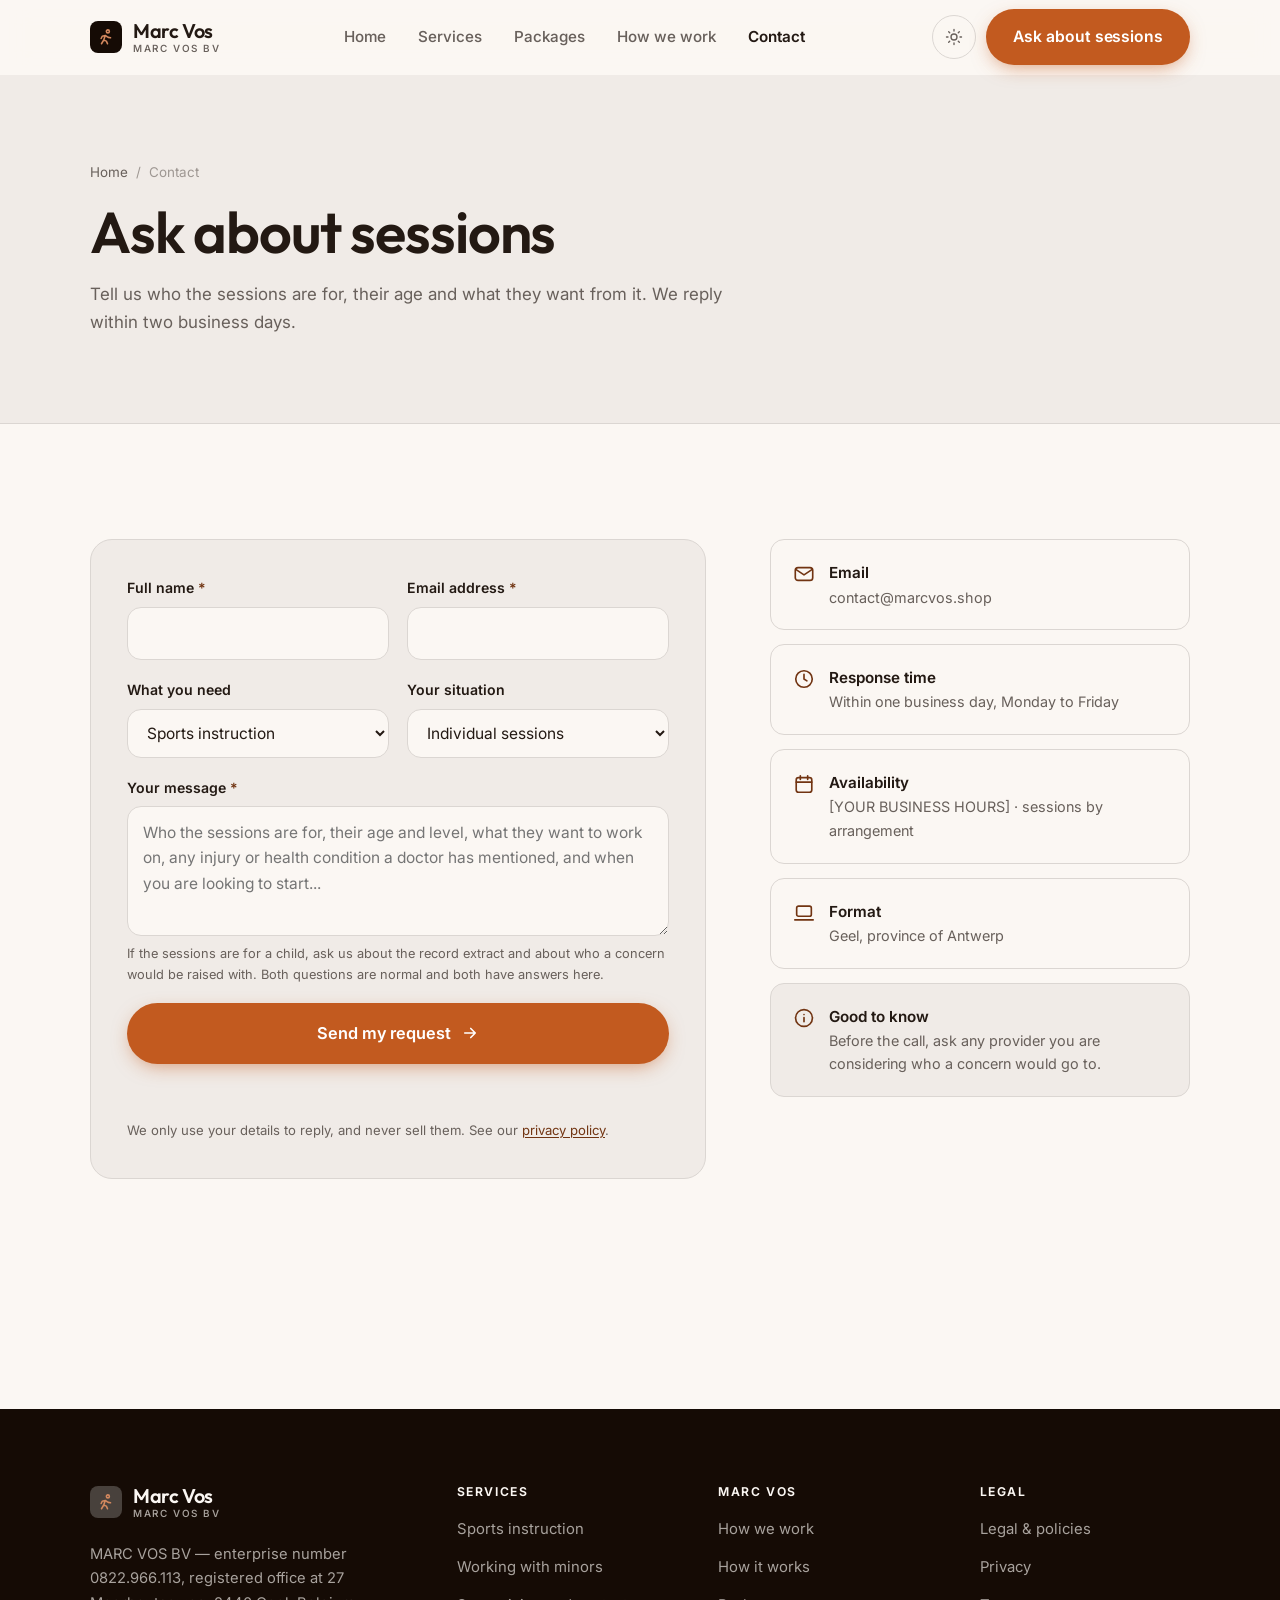
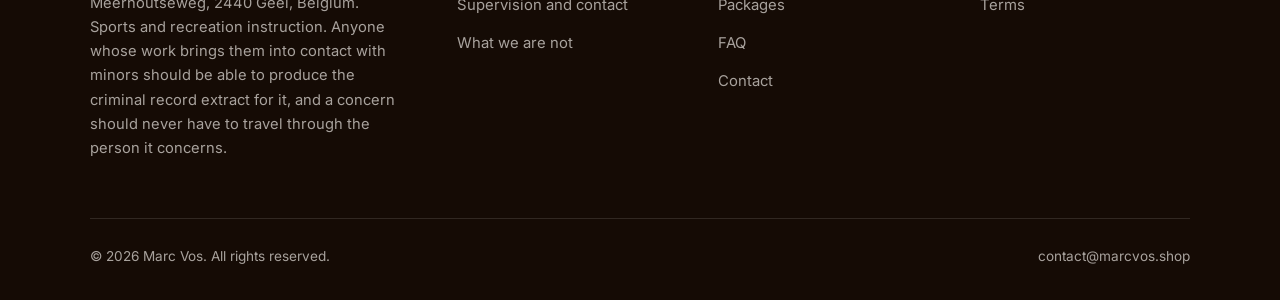
<file: contact.html>
<!DOCTYPE html>
<html lang="en" class="no-js">
<head>
<meta charset="utf-8">
<meta name="viewport" content="width=device-width, initial-scale=1">
<title>Contact — Marc Vos</title>
<meta name="description" content="Contact MARC VOS BV in Geel about sports and recreation instruction. We reply within two business days.">
<link rel="canonical" href="https://marcvos.shop/contact.html">

<meta property="og:type" content="website">
<meta property="og:url" content="https://marcvos.shop/contact.html">
<meta property="og:site_name" content="Marc Vos">
<meta property="og:locale" content="en_US">
<meta property="og:title" content="Contact — Marc Vos">
<meta property="og:description" content="Contact MARC VOS BV in Geel about sports and recreation instruction. We reply within two business days.">
<meta name="theme-color" content="#150b05">

<link rel="icon" href="assets/img/favicon.svg" type="image/svg+xml">
<link rel="preconnect" href="https://fonts.googleapis.com">
<link rel="preconnect" href="https://fonts.gstatic.com" crossorigin>
<link rel="stylesheet" href="https://fonts.googleapis.com/css2?family=Outfit:wght@400;500;600;700&family=Inter:wght@400..700&display=swap">
<link rel="stylesheet" href="assets/css/style.css">

<!-- Thème appliqué avant le premier rendu (évite le flash) -->
<script>
document.documentElement.classList.remove('no-js');
(function(){try{var t=localStorage.getItem('site-theme');if(t){document.documentElement.setAttribute('data-theme',t);}}catch(e){}})();
</script>
</head>

<body>
<a class="skip-link" href="#main">Skip to main content</a>

<header class="site-header">
  <nav class="wrap nav" aria-label="Main navigation">
    <a class="brand" href="index.html">
      <svg class="brand__mark" viewBox="0 0 64 64" aria-hidden="true">
        <rect class="bm-bg" width="64" height="64" rx="16"/>
        <g class="bm-ic" transform="translate(14 14) scale(1.5)" fill="none" stroke-width="2.1" stroke-linecap="round" stroke-linejoin="round"><circle cx="14.5" cy="4.5" r="2"/><path d="M6 21l3-5 3.5 1.5L14 21M9 16l2-6 4 2.5 3 .5M11 10l-4 1-1.5 3"/></g>
      </svg>
      <span>Marc Vos<span class="brand__sub">MARC VOS BV</span></span>
    </a>

    <ul class="nav__links" id="nav-links">
      <li><a href="index.html">Home</a></li>
      <li><a href="programs.html">Services</a></li>
      <li><a href="index.html#pricing">Packages</a></li>
      <li><a href="about.html">How we work</a></li>
      <li><a href="contact.html" aria-current="page">Contact</a></li>
      <li><a class="btn btn--primary" href="contact.html">Ask about sessions</a></li>
    </ul>

    <div class="nav__cta">
      <button class="theme-toggle" type="button" aria-label="Switch to dark theme">
        <svg class="icon-sun" viewBox="0 0 24 24" fill="none" stroke="currentColor" stroke-width="1.8" stroke-linecap="round" aria-hidden="true"><circle cx="12" cy="12" r="4"/><path d="M12 2v2m0 16v2M2 12h2m16 0h2M4.9 4.9l1.4 1.4m11.4 11.4 1.4 1.4M19.1 4.9l-1.4 1.4M6.3 17.7l-1.4 1.4"/></svg>
        <svg class="icon-moon" viewBox="0 0 24 24" fill="none" stroke="currentColor" stroke-width="1.8" stroke-linecap="round" stroke-linejoin="round" aria-hidden="true"><path d="M21 12.8A9 9 0 1 1 11.2 3a7 7 0 0 0 9.8 9.8z"/></svg>
      </button>
      <a class="btn btn--primary" href="contact.html">Ask about sessions</a>
      <button class="nav__toggle" type="button" aria-expanded="false" aria-controls="nav-links" aria-label="Open menu">
        <svg class="icon-open" viewBox="0 0 24 24" fill="none" stroke="currentColor" stroke-width="2" stroke-linecap="round" aria-hidden="true"><path d="M3 6h18M3 12h18M3 18h18"/></svg>
        <svg class="icon-close" viewBox="0 0 24 24" fill="none" stroke="currentColor" stroke-width="2" stroke-linecap="round" aria-hidden="true"><path d="M6 6l12 12M18 6L6 18"/></svg>
      </button>
    </div>
  </nav>
</header>

<main id="main">

<section class="page-head">
  <div class="wrap">
    <nav class="breadcrumb" aria-label="Breadcrumb">
      <a href="index.html">Home</a><span>/</span><span aria-current="page">Contact</span>
    </nav>
    <h1>Ask about sessions</h1>
    <p>Tell us who the sessions are for, their age and what they want from it. We reply within two business days.</p>
  </div>
</section>

<section class="section wrap">
  <div class="form-layout">

    <!--
      FORM: the action attribute holds a placeholder id. Create a free form at
      https://formspree.io and replace VOTRE_ID_FORMSPREE. Until then, the button
      opens the visitor's email app with a pre-filled message to contact@marcvos.shop.
    -->
    <form class="form" id="contact-form" action="https://formspree.io/f/VOTRE_ID_FORMSPREE" method="POST"
          data-email="contact@marcvos.shop" data-subject="Enquiry"
          data-msg-mail="Your email app will open with the message ready to send." data-msg-sending="Sending…"
          data-msg-ok="Thanks! Your message is on its way. We reply within one business day." data-msg-err="Sending failed. Please email us directly at">
      <div class="form__row">
        <div class="field">
          <label for="nom">Full name <span class="req" aria-hidden="true">*</span></label>
          <input type="text" id="nom" name="nom" autocomplete="name" required>
        </div>
        <div class="field">
          <label for="email">Email address <span class="req" aria-hidden="true">*</span></label>
          <input type="email" id="email" name="email" autocomplete="email" required>
        </div>
      </div>

      <div class="form__row">
        <div class="field">
          <label for="programme">What you need</label>
          <select id="programme" name="programme">
            <option>Sports instruction</option>
            <option>Working with minors</option>
            <option>Supervision and contact</option>
            <option>What we are not</option>
            <option>Not sure yet</option>
          </select>
        </div>
        <div class="field">
          <label for="niveau">Your situation</label>
          <select id="niveau" name="niveau">
            <option>Individual sessions</option>
            <option>Group sessions</option>
            <option>A question about safeguarding</option>
            <option>Something else</option>
          </select>
        </div>
      </div>

      <div class="field">
        <label for="message">Your message <span class="req" aria-hidden="true">*</span></label>
        <textarea id="message" name="message" required placeholder="Who the sessions are for, their age and level, what they want to work on, any injury or health condition a doctor has mentioned, and when you are looking to start..."></textarea>
        <span class="field__hint">If the sessions are for a child, ask us about the record extract and about who a concern would be raised with. Both questions are normal and both have answers here.</span>
      </div>

      <!-- Bot trap: hidden from humans -->
      <div class="visually-hidden" aria-hidden="true">
        <label for="site-web">Leave this field empty</label>
        <input type="text" id="site-web" name="_gotcha" tabindex="-1" autocomplete="off">
      </div>

      <button class="btn btn--primary btn--lg" type="submit">Send my request <svg viewBox="0 0 24 24" fill="none" stroke="currentColor" stroke-width="2.2" stroke-linecap="round" stroke-linejoin="round" aria-hidden="true"><path d="M5 12h14M13 6l6 6-6 6"/></svg></button>

      <p id="form-status" class="form__status" role="status" aria-live="polite"></p>

      <p class="form__note">
        We only use your details to reply, and never sell them. See our <a href="legal.html#privacy">privacy policy</a>.
      </p>
    </form>

    <aside class="contact-aside">
      <div class="contact-card">
        <svg viewBox="0 0 24 24" fill="none" stroke="currentColor" stroke-width="1.8" stroke-linecap="round" stroke-linejoin="round" aria-hidden="true"><rect x="2.5" y="5" width="19" height="14" rx="3"/><path d="M3 7l9 6 9-6"/></svg>
        <div><b>Email</b><a href="mailto:contact@marcvos.shop">contact@marcvos.shop</a></div>
      </div>
      <div class="contact-card">
        <svg viewBox="0 0 24 24" fill="none" stroke="currentColor" stroke-width="1.8" stroke-linecap="round" stroke-linejoin="round" aria-hidden="true"><circle cx="12" cy="12" r="9"/><path d="M12 7v5l3.2 2"/></svg>
        <div><b>Response time</b><span>Within one business day, Monday to Friday</span></div>
      </div>
      <div class="contact-card">
        <svg viewBox="0 0 24 24" fill="none" stroke="currentColor" stroke-width="1.8" stroke-linecap="round" stroke-linejoin="round" aria-hidden="true"><rect x="3.5" y="5" width="17" height="16" rx="2.5"/><path d="M8 3v4M16 3v4M3.5 10h17"/></svg>
        <div><b>Availability</b><span>[YOUR BUSINESS HOURS] · sessions by arrangement</span></div>
      </div>
      <div class="contact-card">
        <svg viewBox="0 0 24 24" fill="none" stroke="currentColor" stroke-width="1.8" stroke-linecap="round" stroke-linejoin="round" aria-hidden="true"><rect x="4" y="4.5" width="16" height="11" rx="2"/><path d="M2 19.5h20"/></svg>
        <div><b>Format</b><span>Geel, province of Antwerp</span></div>
      </div>
      <div class="contact-card contact-card--soft">
        <svg viewBox="0 0 24 24" fill="none" stroke="currentColor" stroke-width="1.8" stroke-linecap="round" stroke-linejoin="round" aria-hidden="true"><circle cx="12" cy="12" r="9.2"/><path d="M12 16v-4.5M12 8.2v.1"/></svg>
        <div><b>Good to know</b><span>Before the call, ask any provider you are considering who a concern would go to.</span></div>
      </div>
    </aside>

  </div>
</section>

</main>

<footer class="site-footer">
  <div class="wrap">
    <div class="footer__grid">
      <div class="footer__brand">
        <a class="brand" href="index.html">
          <svg class="brand__mark" viewBox="0 0 64 64" aria-hidden="true">
        <rect class="bm-bg" width="64" height="64" rx="16"/>
        <g class="bm-ic" transform="translate(14 14) scale(1.5)" fill="none" stroke-width="2.1" stroke-linecap="round" stroke-linejoin="round"><circle cx="14.5" cy="4.5" r="2"/><path d="M6 21l3-5 3.5 1.5L14 21M9 16l2-6 4 2.5 3 .5M11 10l-4 1-1.5 3"/></g>
      </svg>
          <span>Marc Vos<span class="brand__sub">MARC VOS BV</span></span>
        </a>
        <p>MARC VOS BV — enterprise number 0822.966.113, registered office at 27 Meerhoutseweg, 2440 Geel, Belgium. Sports and recreation instruction. Anyone whose work brings them into contact with minors should be able to produce the criminal record extract for it, and a concern should never have to travel through the person it concerns.</p>
      </div>

      <div class="footer__col">
        <h4>Services</h4>
        <ul>
          <li><a href="programs.html#instruction">Sports instruction</a></li>
          <li><a href="programs.html#safeguarding">Working with minors</a></li>
          <li><a href="programs.html#supervision">Supervision and contact</a></li>
          <li><a href="programs.html#limits">What we are not</a></li>
        </ul>
      </div>

      <div class="footer__col">
        <h4>Marc Vos</h4>
        <ul>
          <li><a href="about.html">How we work</a></li>
          <li><a href="index.html#how-it-works">How it works</a></li>
          <li><a href="index.html#pricing">Packages</a></li>
          <li><a href="index.html#faq">FAQ</a></li>
          <li><a href="contact.html">Contact</a></li>
        </ul>
      </div>

      <div class="footer__col">
        <h4>Legal</h4>
        <ul>
          <li><a href="legal.html">Legal &amp; policies</a></li>
          <li><a href="legal.html#privacy">Privacy</a></li>
          <li><a href="legal.html#terms">Terms</a></li>
        </ul>
      </div>
    </div>

    <div class="footer__bottom">
      <p>© <span data-year>2026</span> Marc Vos. All rights reserved.</p>
      <p><a href="mailto:contact@marcvos.shop">contact@marcvos.shop</a></p>
    </div>
  </div>
</footer>

<script src="assets/js/main.js" defer></script>
</body>
</html>
</file>
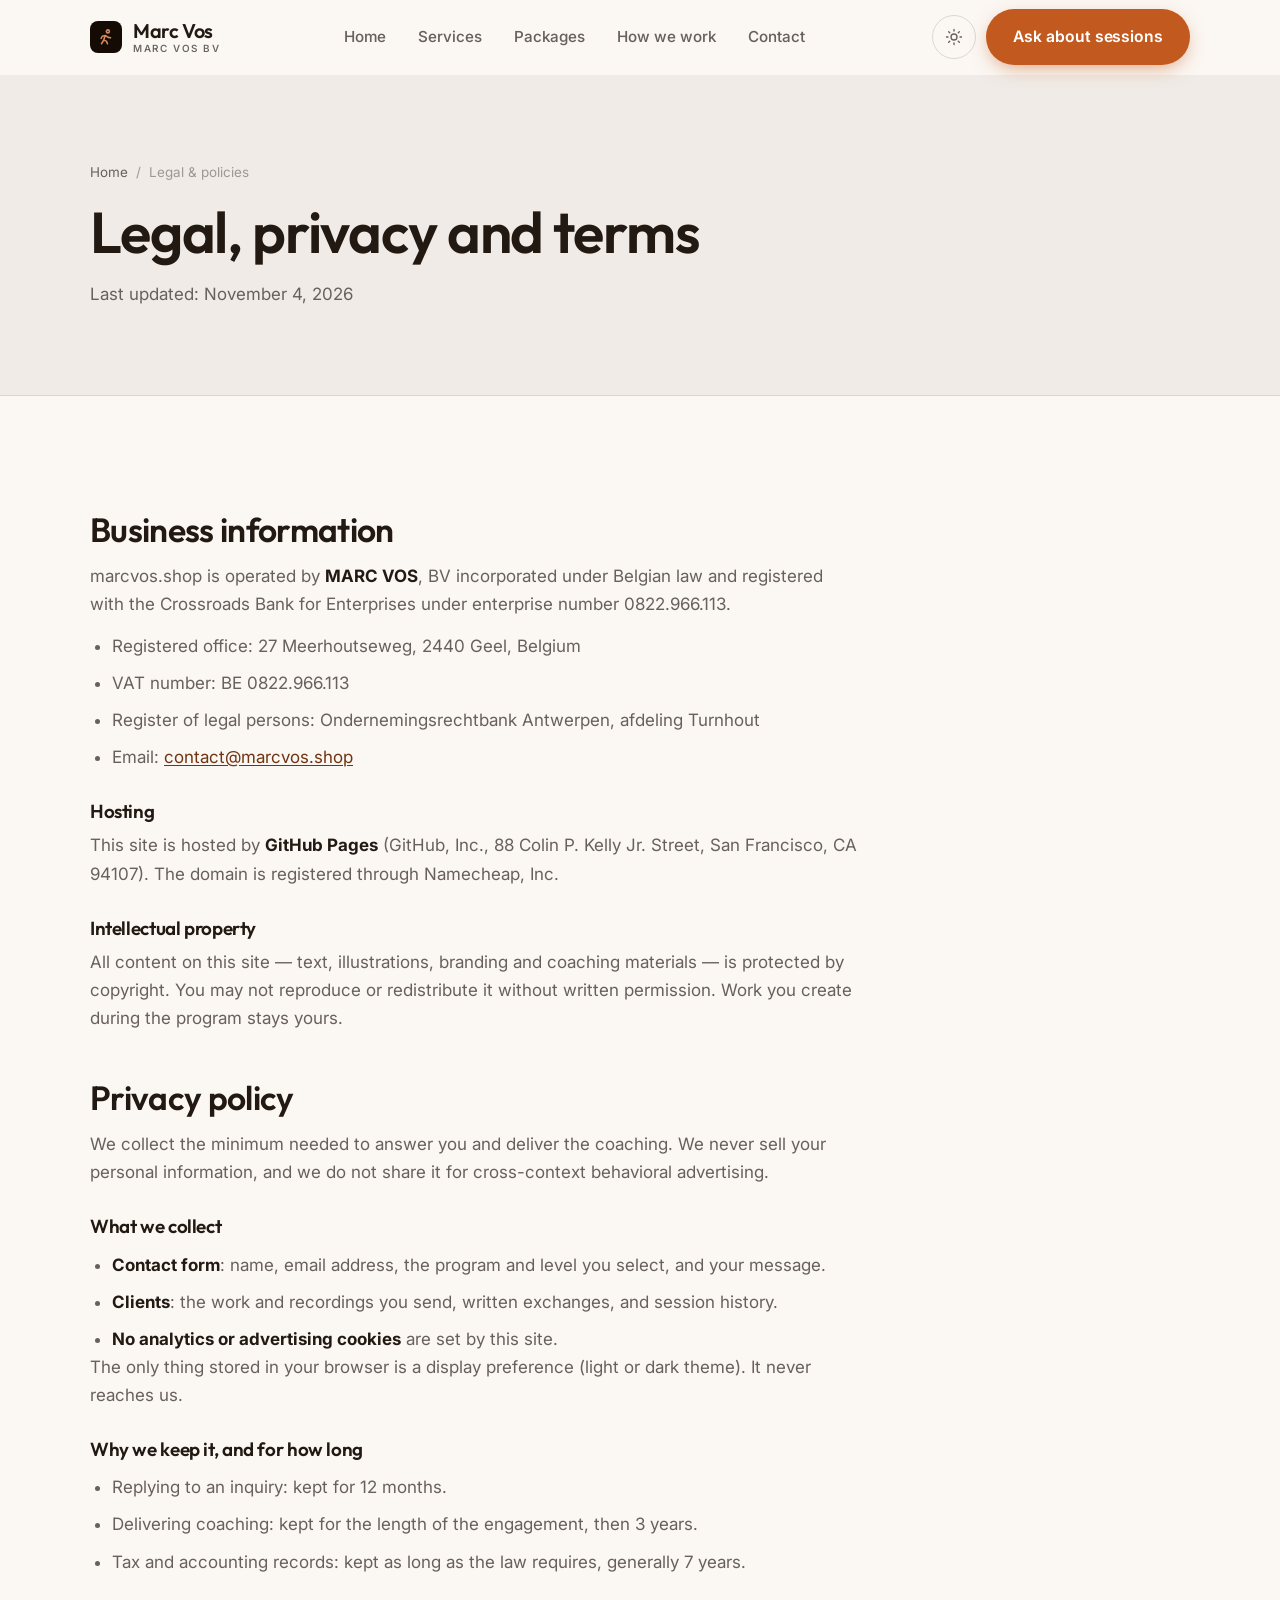
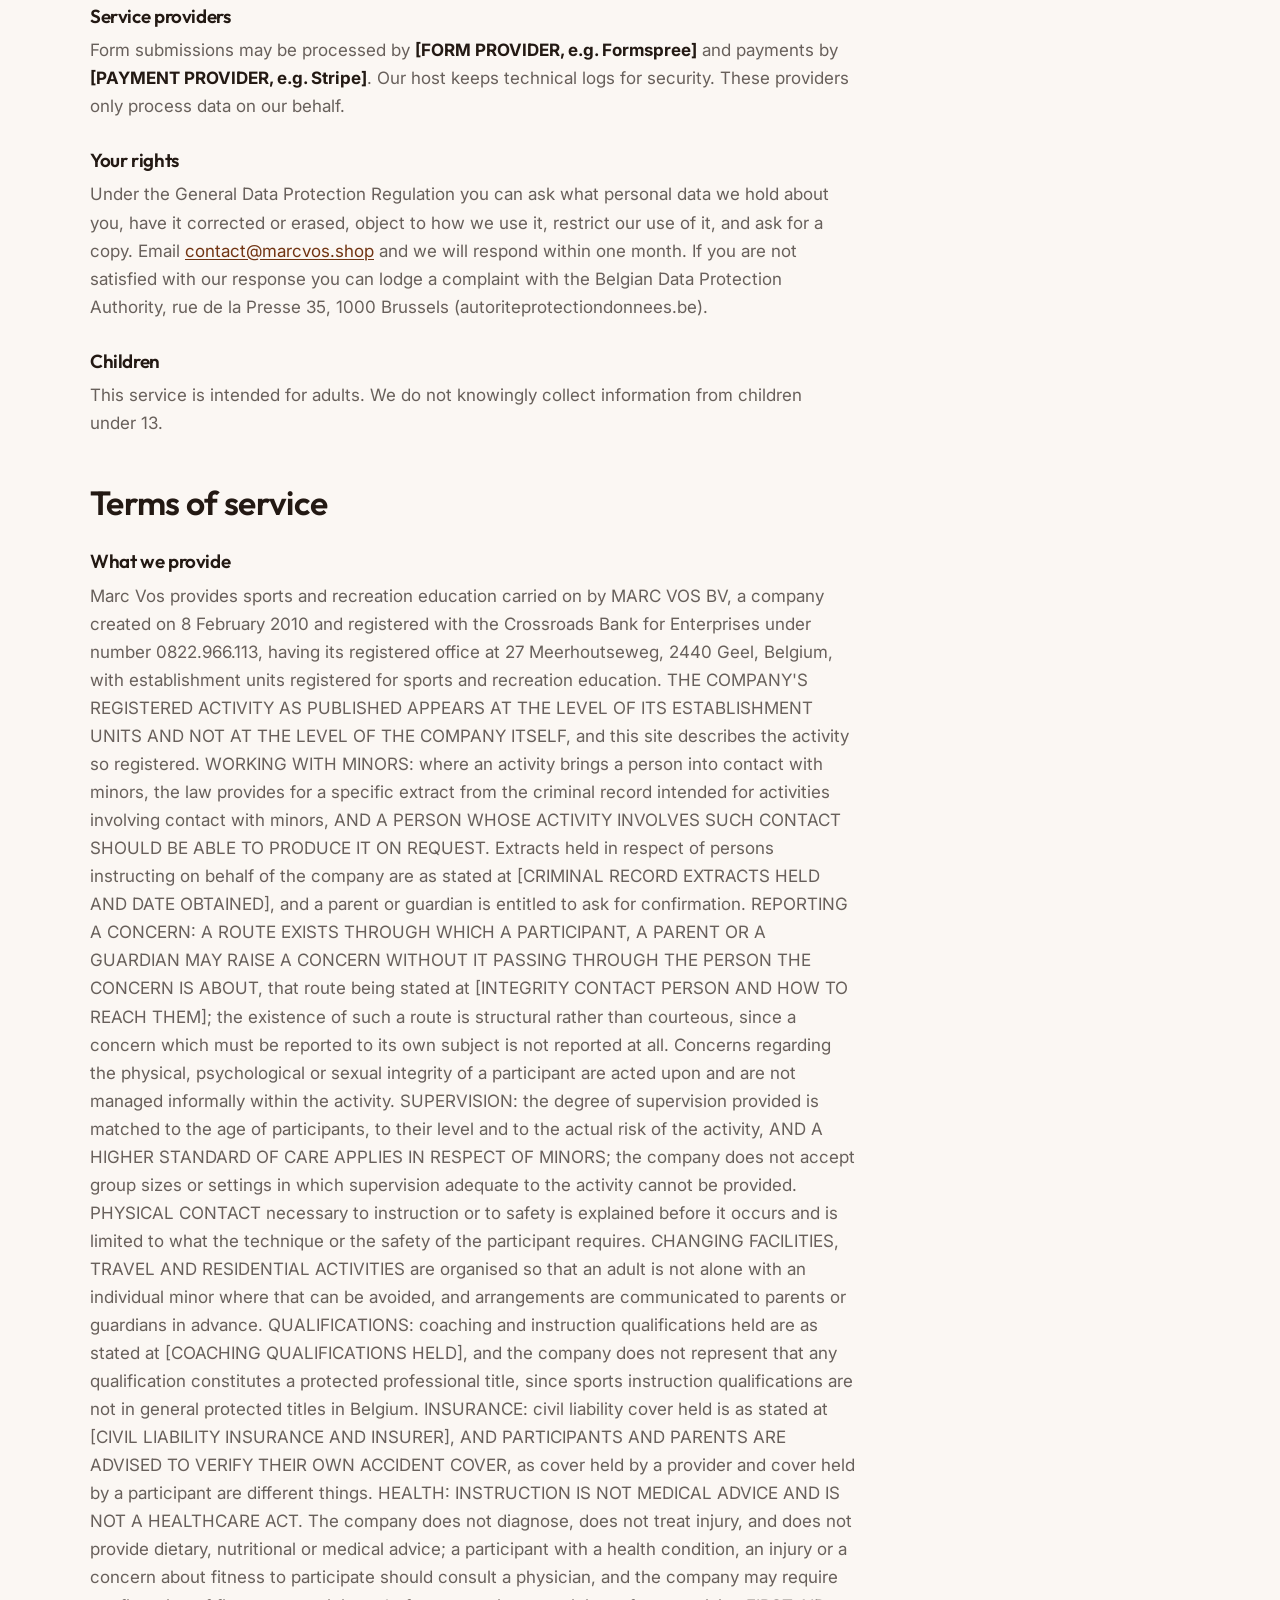
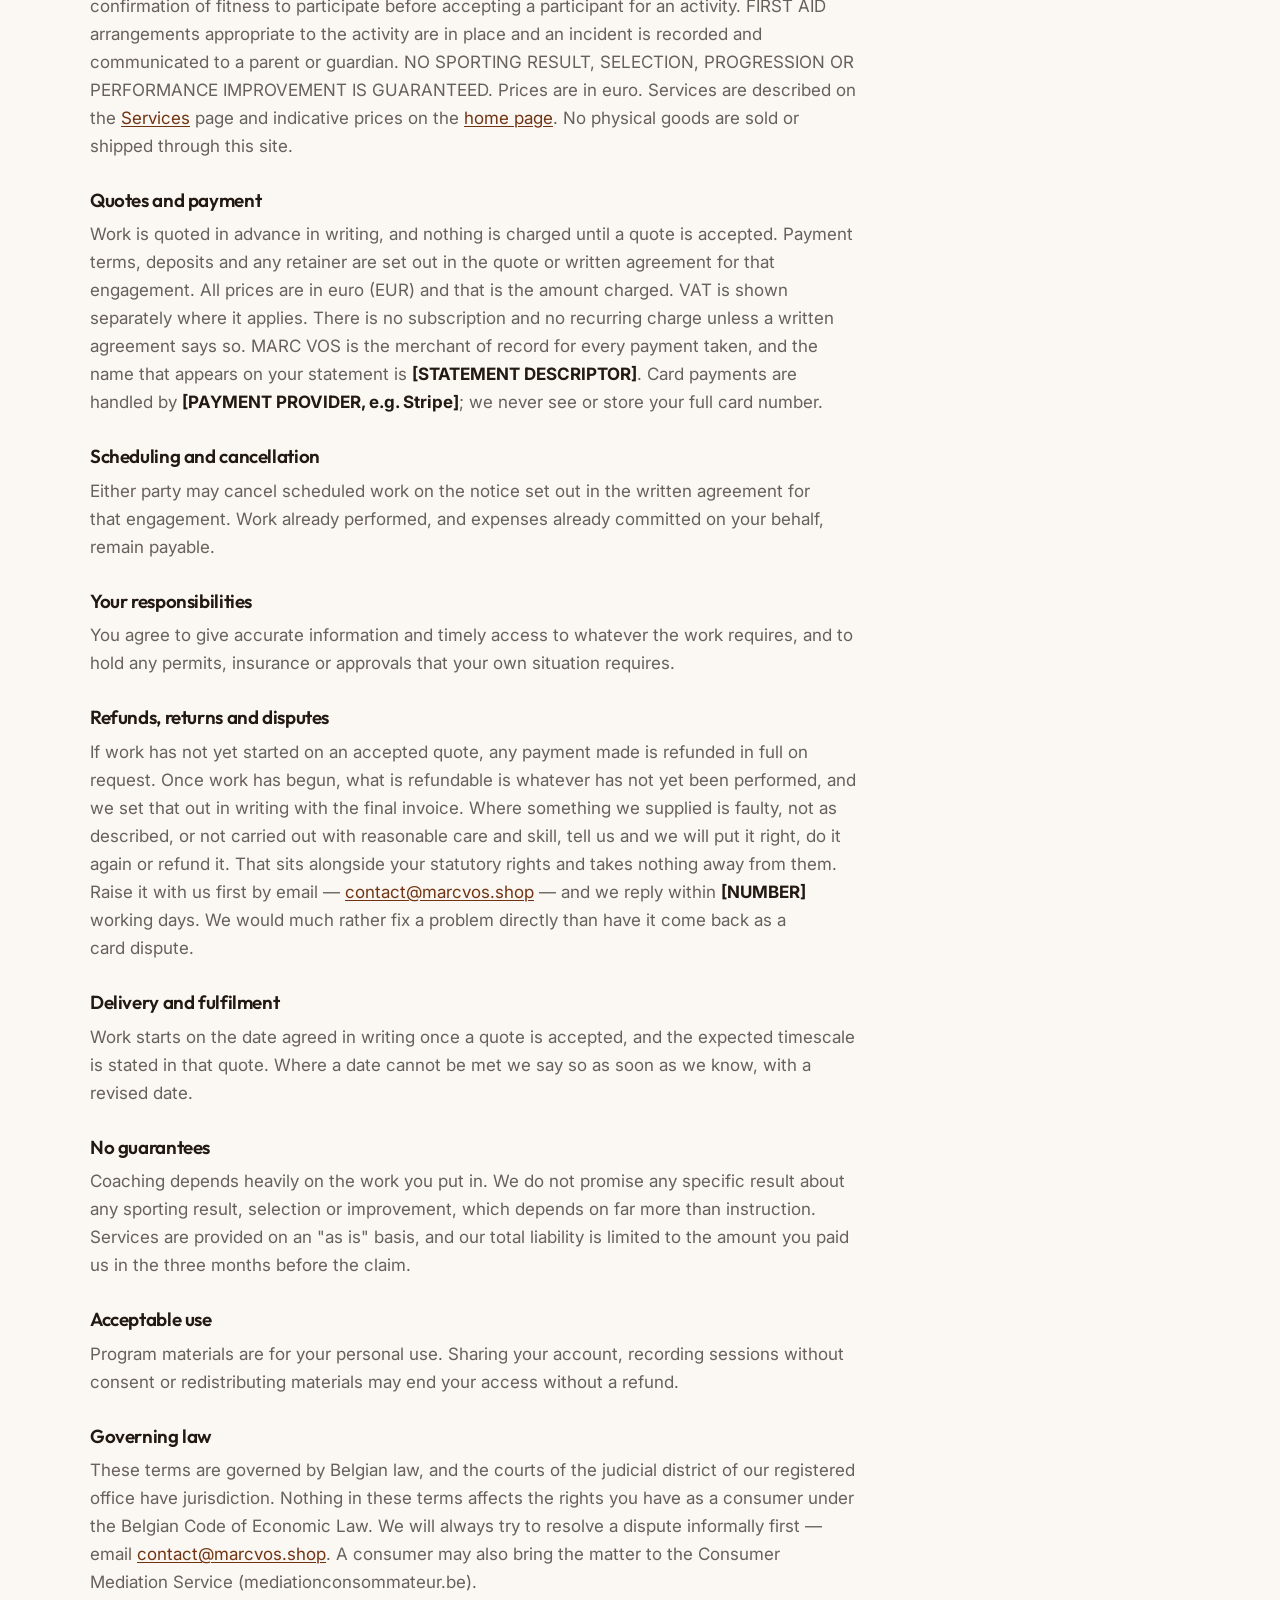
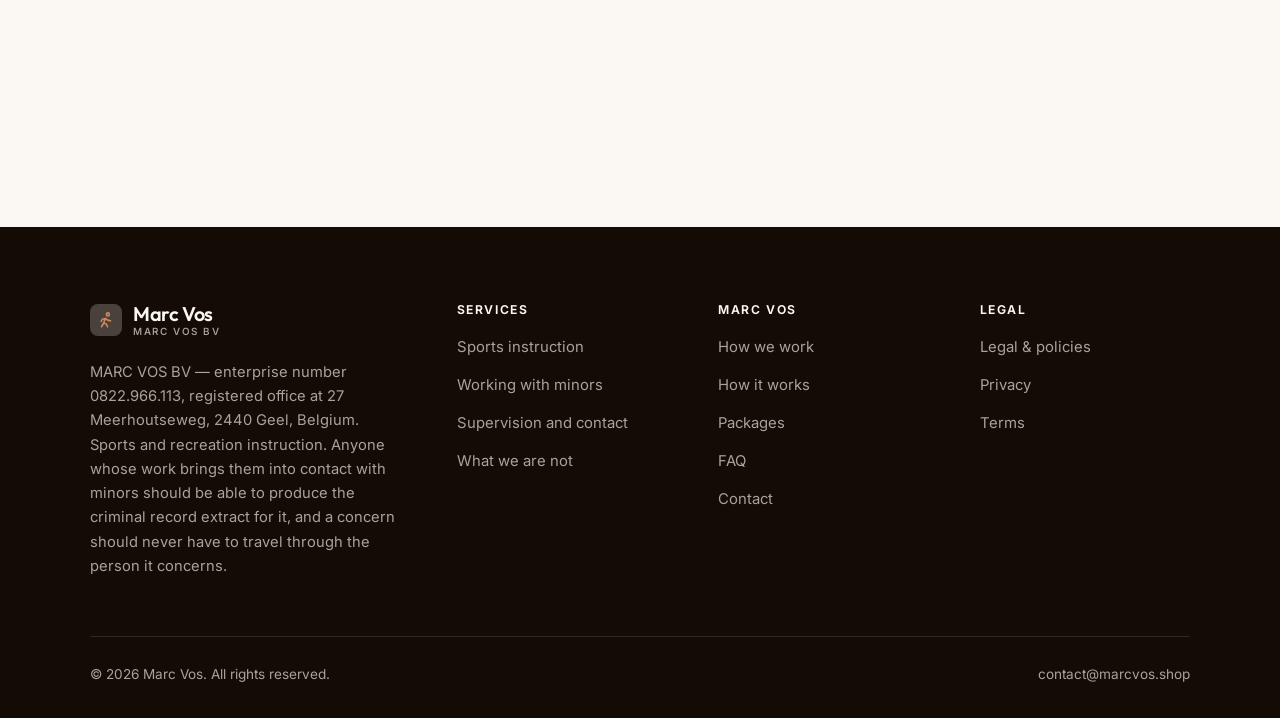
<file: legal.html>
<!DOCTYPE html>
<html lang="en" class="no-js">
<head>
<meta charset="utf-8">
<meta name="viewport" content="width=device-width, initial-scale=1">
<title>Legal, privacy and terms — Marc Vos</title>
<meta name="description" content="Business information, privacy policy and terms of service for Marc Vos.">
<meta name="robots" content="noindex">

<meta property="og:type" content="website">
<meta property="og:url" content="https://marcvos.shop/legal.html">
<meta property="og:site_name" content="Marc Vos">
<meta property="og:locale" content="en_US">
<meta property="og:title" content="Legal, privacy and terms — Marc Vos">
<meta property="og:description" content="Business information, privacy policy and terms of service for Marc Vos.">
<meta name="theme-color" content="#150b05">

<link rel="icon" href="assets/img/favicon.svg" type="image/svg+xml">
<link rel="preconnect" href="https://fonts.googleapis.com">
<link rel="preconnect" href="https://fonts.gstatic.com" crossorigin>
<link rel="stylesheet" href="https://fonts.googleapis.com/css2?family=Outfit:wght@400;500;600;700&family=Inter:wght@400..700&display=swap">
<link rel="stylesheet" href="assets/css/style.css">

<!-- Thème appliqué avant le premier rendu (évite le flash) -->
<script>
document.documentElement.classList.remove('no-js');
(function(){try{var t=localStorage.getItem('site-theme');if(t){document.documentElement.setAttribute('data-theme',t);}}catch(e){}})();
</script>
</head>

<body>
<a class="skip-link" href="#main">Skip to main content</a>

<header class="site-header">
  <nav class="wrap nav" aria-label="Main navigation">
    <a class="brand" href="index.html">
      <svg class="brand__mark" viewBox="0 0 64 64" aria-hidden="true">
        <rect class="bm-bg" width="64" height="64" rx="16"/>
        <g class="bm-ic" transform="translate(14 14) scale(1.5)" fill="none" stroke-width="2.1" stroke-linecap="round" stroke-linejoin="round"><circle cx="14.5" cy="4.5" r="2"/><path d="M6 21l3-5 3.5 1.5L14 21M9 16l2-6 4 2.5 3 .5M11 10l-4 1-1.5 3"/></g>
      </svg>
      <span>Marc Vos<span class="brand__sub">MARC VOS BV</span></span>
    </a>

    <ul class="nav__links" id="nav-links">
      <li><a href="index.html">Home</a></li>
      <li><a href="programs.html">Services</a></li>
      <li><a href="index.html#pricing">Packages</a></li>
      <li><a href="about.html">How we work</a></li>
      <li><a href="contact.html">Contact</a></li>
      <li><a class="btn btn--primary" href="contact.html">Ask about sessions</a></li>
    </ul>

    <div class="nav__cta">
      <button class="theme-toggle" type="button" aria-label="Switch to dark theme">
        <svg class="icon-sun" viewBox="0 0 24 24" fill="none" stroke="currentColor" stroke-width="1.8" stroke-linecap="round" aria-hidden="true"><circle cx="12" cy="12" r="4"/><path d="M12 2v2m0 16v2M2 12h2m16 0h2M4.9 4.9l1.4 1.4m11.4 11.4 1.4 1.4M19.1 4.9l-1.4 1.4M6.3 17.7l-1.4 1.4"/></svg>
        <svg class="icon-moon" viewBox="0 0 24 24" fill="none" stroke="currentColor" stroke-width="1.8" stroke-linecap="round" stroke-linejoin="round" aria-hidden="true"><path d="M21 12.8A9 9 0 1 1 11.2 3a7 7 0 0 0 9.8 9.8z"/></svg>
      </button>
      <a class="btn btn--primary" href="contact.html">Ask about sessions</a>
      <button class="nav__toggle" type="button" aria-expanded="false" aria-controls="nav-links" aria-label="Open menu">
        <svg class="icon-open" viewBox="0 0 24 24" fill="none" stroke="currentColor" stroke-width="2" stroke-linecap="round" aria-hidden="true"><path d="M3 6h18M3 12h18M3 18h18"/></svg>
        <svg class="icon-close" viewBox="0 0 24 24" fill="none" stroke="currentColor" stroke-width="2" stroke-linecap="round" aria-hidden="true"><path d="M6 6l12 12M18 6L6 18"/></svg>
      </button>
    </div>
  </nav>
</header>

<main id="main">

<section class="page-head">
  <div class="wrap">
    <nav class="breadcrumb" aria-label="Breadcrumb">
      <a href="index.html">Home</a><span>/</span><span aria-current="page">Legal &amp; policies</span>
    </nav>
    <h1>Legal, privacy and terms</h1>
    <p>Last updated: <time datetime="2026-11-04">November 4, 2026</time></p>
  </div>
</section>

<section class="section wrap">
  <div class="prose">

    <!--
      TO DO: this is a skeleton, not legal advice. Replace every [BRACKET] with
      your real details before selling, and have a lawyer review it if you can.
      Consumer protection rules differ by state.
    -->

    <h2 id="business">Business information</h2>
    <p>
      marcvos.shop is operated by <strong>MARC VOS</strong>,
      BV incorporated under Belgian law and registered with the
      Crossroads Bank for Enterprises under enterprise number 0822.966.113.
    </p>
    <ul>
      <li>Registered office: 27 Meerhoutseweg, 2440 Geel, Belgium</li>
      <li>VAT number: BE 0822.966.113</li>
      <li>Register of legal persons: Ondernemingsrechtbank Antwerpen, afdeling Turnhout</li>
      <li>Email: <a href="mailto:contact@marcvos.shop">contact@marcvos.shop</a></li>
    </ul>

    <h3>Hosting</h3>
    <p>
      This site is hosted by <strong>GitHub Pages</strong> (GitHub, Inc., 88 Colin P. Kelly Jr. Street,
      San Francisco, CA 94107). The domain is registered through Namecheap, Inc.
    </p>

    <h3>Intellectual property</h3>
    <p>
      All content on this site — text, illustrations, branding and coaching materials — is protected by
      copyright. You may not reproduce or redistribute it without written permission. Work you create during
      the program stays yours.
    </p>

    <h2 id="privacy">Privacy policy</h2>
    <p>
      We collect the minimum needed to answer you and deliver the coaching. We never sell your personal
      information, and we do not share it for cross-context behavioral advertising.
    </p>
    <h3>What we collect</h3>
    <ul>
      <li><strong>Contact form</strong>: name, email address, the program and level you select, and your message.</li>
      <li><strong>Clients</strong>: the work and recordings you send, written exchanges, and session history.</li>
      <li><strong>No analytics or advertising cookies</strong> are set by this site.</li>
    </ul>
    <p>
      The only thing stored in your browser is a display preference (light or dark theme). It never reaches us.
    </p>
    <h3>Why we keep it, and for how long</h3>
    <ul>
      <li>Replying to an inquiry: kept for 12 months.</li>
      <li>Delivering coaching: kept for the length of the engagement, then 3 years.</li>
      <li>Tax and accounting records: kept as long as the law requires, generally 7 years.</li>
    </ul>
    <h3>Service providers</h3>
    <p>
      Form submissions may be processed by <strong>[FORM PROVIDER, e.g. Formspree]</strong> and payments by
      <strong>[PAYMENT PROVIDER, e.g. Stripe]</strong>. Our host keeps technical logs for security. These
      providers only process data on our behalf.
    </p>
    <h3>Your rights</h3>
    <p>
      Under the General Data Protection Regulation you can ask what personal data we hold about you,
      have it corrected or erased, object to how we use it, restrict our use of it, and ask for a copy.
      Email <a href="mailto:contact@marcvos.shop">contact@marcvos.shop</a> and we will respond within one month. If you are not
      satisfied with our response you can lodge a complaint with the Belgian Data Protection Authority,
      rue de la Presse 35, 1000 Brussels (autoriteprotectiondonnees.be).
    </p>
    <h3>Children</h3>
    <p>
      This service is intended for adults. We do not knowingly collect information from children under 13.
    </p>

    <h2 id="terms">Terms of service</h2>
    <h3>What we provide</h3>
    <p>
      Marc Vos provides sports and recreation education carried on by MARC VOS BV, a company created on 8 February 2010 and registered with the Crossroads Bank for Enterprises under number 0822.966.113, having its registered office at 27 Meerhoutseweg, 2440 Geel, Belgium, with establishment units registered for sports and recreation education. THE COMPANY'S REGISTERED ACTIVITY AS PUBLISHED APPEARS AT THE LEVEL OF ITS ESTABLISHMENT UNITS AND NOT AT THE LEVEL OF THE COMPANY ITSELF, and this site describes the activity so registered. WORKING WITH MINORS: where an activity brings a person into contact with minors, the law provides for a specific extract from the criminal record intended for activities involving contact with minors, AND A PERSON WHOSE ACTIVITY INVOLVES SUCH CONTACT SHOULD BE ABLE TO PRODUCE IT ON REQUEST. Extracts held in respect of persons instructing on behalf of the company are as stated at [CRIMINAL RECORD EXTRACTS HELD AND DATE OBTAINED], and a parent or guardian is entitled to ask for confirmation. REPORTING A CONCERN: A ROUTE EXISTS THROUGH WHICH A PARTICIPANT, A PARENT OR A GUARDIAN MAY RAISE A CONCERN WITHOUT IT PASSING THROUGH THE PERSON THE CONCERN IS ABOUT, that route being stated at [INTEGRITY CONTACT PERSON AND HOW TO REACH THEM]; the existence of such a route is structural rather than courteous, since a concern which must be reported to its own subject is not reported at all. Concerns regarding the physical, psychological or sexual integrity of a participant are acted upon and are not managed informally within the activity. SUPERVISION: the degree of supervision provided is matched to the age of participants, to their level and to the actual risk of the activity, AND A HIGHER STANDARD OF CARE APPLIES IN RESPECT OF MINORS; the company does not accept group sizes or settings in which supervision adequate to the activity cannot be provided. PHYSICAL CONTACT necessary to instruction or to safety is explained before it occurs and is limited to what the technique or the safety of the participant requires. CHANGING FACILITIES, TRAVEL AND RESIDENTIAL ACTIVITIES are organised so that an adult is not alone with an individual minor where that can be avoided, and arrangements are communicated to parents or guardians in advance. QUALIFICATIONS: coaching and instruction qualifications held are as stated at [COACHING QUALIFICATIONS HELD], and the company does not represent that any qualification constitutes a protected professional title, since sports instruction qualifications are not in general protected titles in Belgium. INSURANCE: civil liability cover held is as stated at [CIVIL LIABILITY INSURANCE AND INSURER], AND PARTICIPANTS AND PARENTS ARE ADVISED TO VERIFY THEIR OWN ACCIDENT COVER, as cover held by a provider and cover held by a participant are different things. HEALTH: INSTRUCTION IS NOT MEDICAL ADVICE AND IS NOT A HEALTHCARE ACT. The company does not diagnose, does not treat injury, and does not provide dietary, nutritional or medical advice; a participant with a health condition, an injury or a concern about fitness to participate should consult a physician, and the company may require confirmation of fitness to participate before accepting a participant for an activity. FIRST AID arrangements appropriate to the activity are in place and an incident is recorded and communicated to a parent or guardian. NO SPORTING RESULT, SELECTION, PROGRESSION OR PERFORMANCE IMPROVEMENT IS GUARANTEED. Prices are in euro. Services are described on the
      <a href="programs.html">Services</a> page and indicative prices on the
      <a href="index.html#pricing">home page</a>.
      No physical goods are sold or shipped through this site.
    </p>
    <h3>Quotes and payment</h3>
    <p>
      Work is quoted in advance in writing, and nothing is charged until a quote is accepted. Payment terms,
      deposits and any retainer are set out in the quote or written agreement for that engagement.
      All prices are in euro (EUR) and that is the amount charged. VAT is shown separately where it applies.
      There is no subscription and no recurring charge unless a written agreement says so.
      MARC VOS is the merchant of record for every payment taken, and the name that
      appears on your statement is <strong>[STATEMENT DESCRIPTOR]</strong>. Card payments are handled by
      <strong>[PAYMENT PROVIDER, e.g. Stripe]</strong>; we never see or store your full card number.
    </p>
    <h3>Scheduling and cancellation</h3>
    <p>
      Either party may cancel scheduled work on the notice set out in the written agreement for that engagement.
      Work already performed, and expenses already committed on your behalf, remain payable.
    </p>
    <h3>Your responsibilities</h3>
    <p>
      You agree to give accurate information and timely access to whatever the work requires, and to hold any
      permits, insurance or approvals that your own situation requires.
    </p>
    <h3>Refunds, returns and disputes</h3>
    <p>
      If work has not yet started on an accepted quote, any payment made is refunded in full on request. Once work has begun, what is refundable is whatever has not yet been performed, and we set that out in writing with the final invoice.
      Where something we supplied is faulty, not as described, or not carried out with reasonable care and skill,
      tell us and we will put it right, do it again or refund it. That sits alongside your statutory rights and
      takes nothing away from them. Raise it with us first by email —
      <a href="mailto:contact@marcvos.shop">contact@marcvos.shop</a> — and we reply within <strong>[NUMBER]</strong> working days.
      We would much rather fix a problem directly than have it come back as a card dispute.
    </p>
    <h3>Delivery and fulfilment</h3>
    <p>
      Work starts on the date agreed in writing once a quote is accepted, and the expected timescale is stated in that quote. Where a date cannot be met we say so as soon as we know, with a revised date.
    </p>

    <h3>No guarantees</h3>
    <p>
      Coaching depends heavily on the work you put in. We do not promise any specific result
      about any sporting result, selection or improvement, which depends on far more than instruction. Services are provided on an "as is" basis, and our total
      liability is limited to the amount you paid us in the three months before the claim.
    </p>
    <h3>Acceptable use</h3>
    <p>
      Program materials are for your personal use. Sharing your account, recording sessions without consent
      or redistributing materials may end your access without a refund.
    </p>
    <h3>Governing law</h3>
    <p>
      These terms are governed by Belgian law, and the courts of the judicial district of our
      registered office have jurisdiction. Nothing in these terms affects the rights you have as a
      consumer under the Belgian Code of Economic Law. We will always try to resolve a dispute
      informally first — email <a href="mailto:contact@marcvos.shop">contact@marcvos.shop</a>. A consumer may also bring the
      matter to the Consumer Mediation Service (mediationconsommateur.be).
    </p>

  </div>
</section>

</main>

<footer class="site-footer">
  <div class="wrap">
    <div class="footer__grid">
      <div class="footer__brand">
        <a class="brand" href="index.html">
          <svg class="brand__mark" viewBox="0 0 64 64" aria-hidden="true">
        <rect class="bm-bg" width="64" height="64" rx="16"/>
        <g class="bm-ic" transform="translate(14 14) scale(1.5)" fill="none" stroke-width="2.1" stroke-linecap="round" stroke-linejoin="round"><circle cx="14.5" cy="4.5" r="2"/><path d="M6 21l3-5 3.5 1.5L14 21M9 16l2-6 4 2.5 3 .5M11 10l-4 1-1.5 3"/></g>
      </svg>
          <span>Marc Vos<span class="brand__sub">MARC VOS BV</span></span>
        </a>
        <p>MARC VOS BV — enterprise number 0822.966.113, registered office at 27 Meerhoutseweg, 2440 Geel, Belgium. Sports and recreation instruction. Anyone whose work brings them into contact with minors should be able to produce the criminal record extract for it, and a concern should never have to travel through the person it concerns.</p>
      </div>

      <div class="footer__col">
        <h4>Services</h4>
        <ul>
          <li><a href="programs.html#instruction">Sports instruction</a></li>
          <li><a href="programs.html#safeguarding">Working with minors</a></li>
          <li><a href="programs.html#supervision">Supervision and contact</a></li>
          <li><a href="programs.html#limits">What we are not</a></li>
        </ul>
      </div>

      <div class="footer__col">
        <h4>Marc Vos</h4>
        <ul>
          <li><a href="about.html">How we work</a></li>
          <li><a href="index.html#how-it-works">How it works</a></li>
          <li><a href="index.html#pricing">Packages</a></li>
          <li><a href="index.html#faq">FAQ</a></li>
          <li><a href="contact.html">Contact</a></li>
        </ul>
      </div>

      <div class="footer__col">
        <h4>Legal</h4>
        <ul>
          <li><a href="legal.html">Legal &amp; policies</a></li>
          <li><a href="legal.html#privacy">Privacy</a></li>
          <li><a href="legal.html#terms">Terms</a></li>
        </ul>
      </div>
    </div>

    <div class="footer__bottom">
      <p>© <span data-year>2026</span> Marc Vos. All rights reserved.</p>
      <p><a href="mailto:contact@marcvos.shop">contact@marcvos.shop</a></p>
    </div>
  </div>
</footer>

<script src="assets/js/main.js" defer></script>
</body>
</html>
</file>
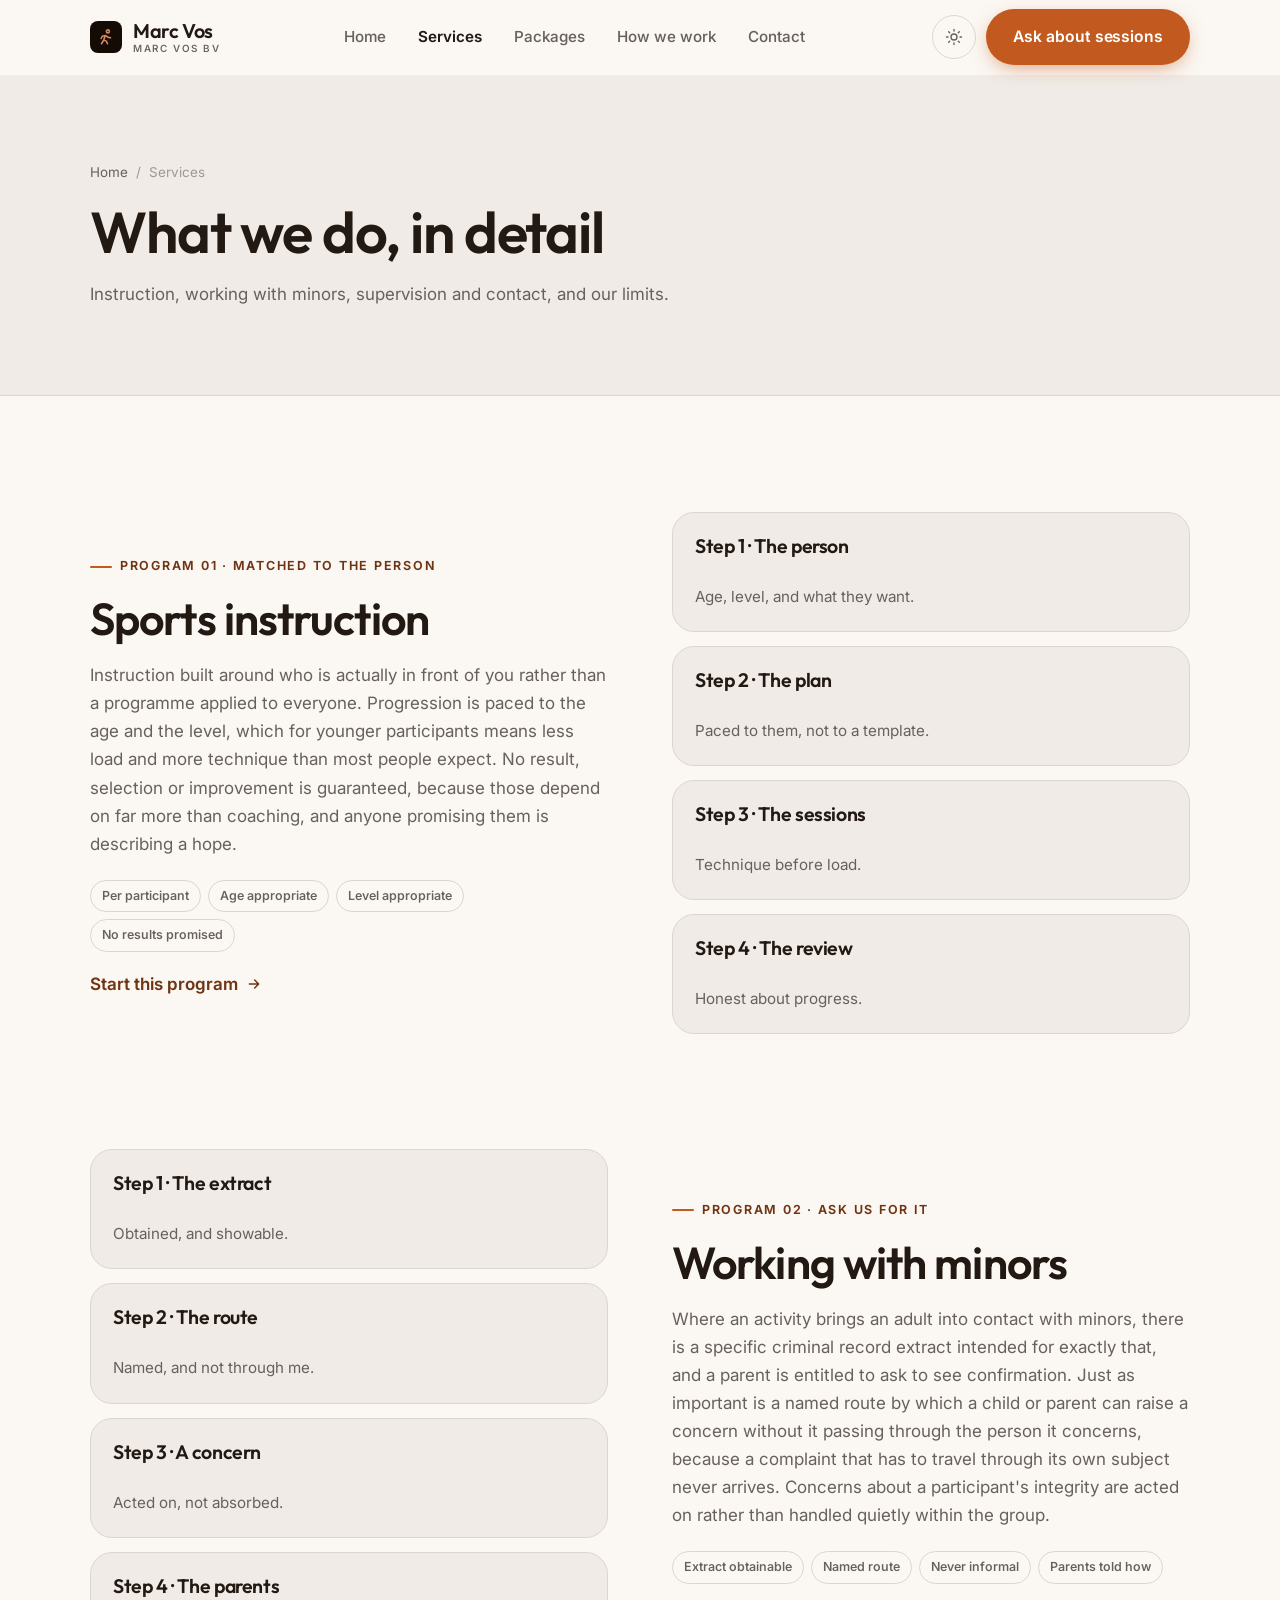
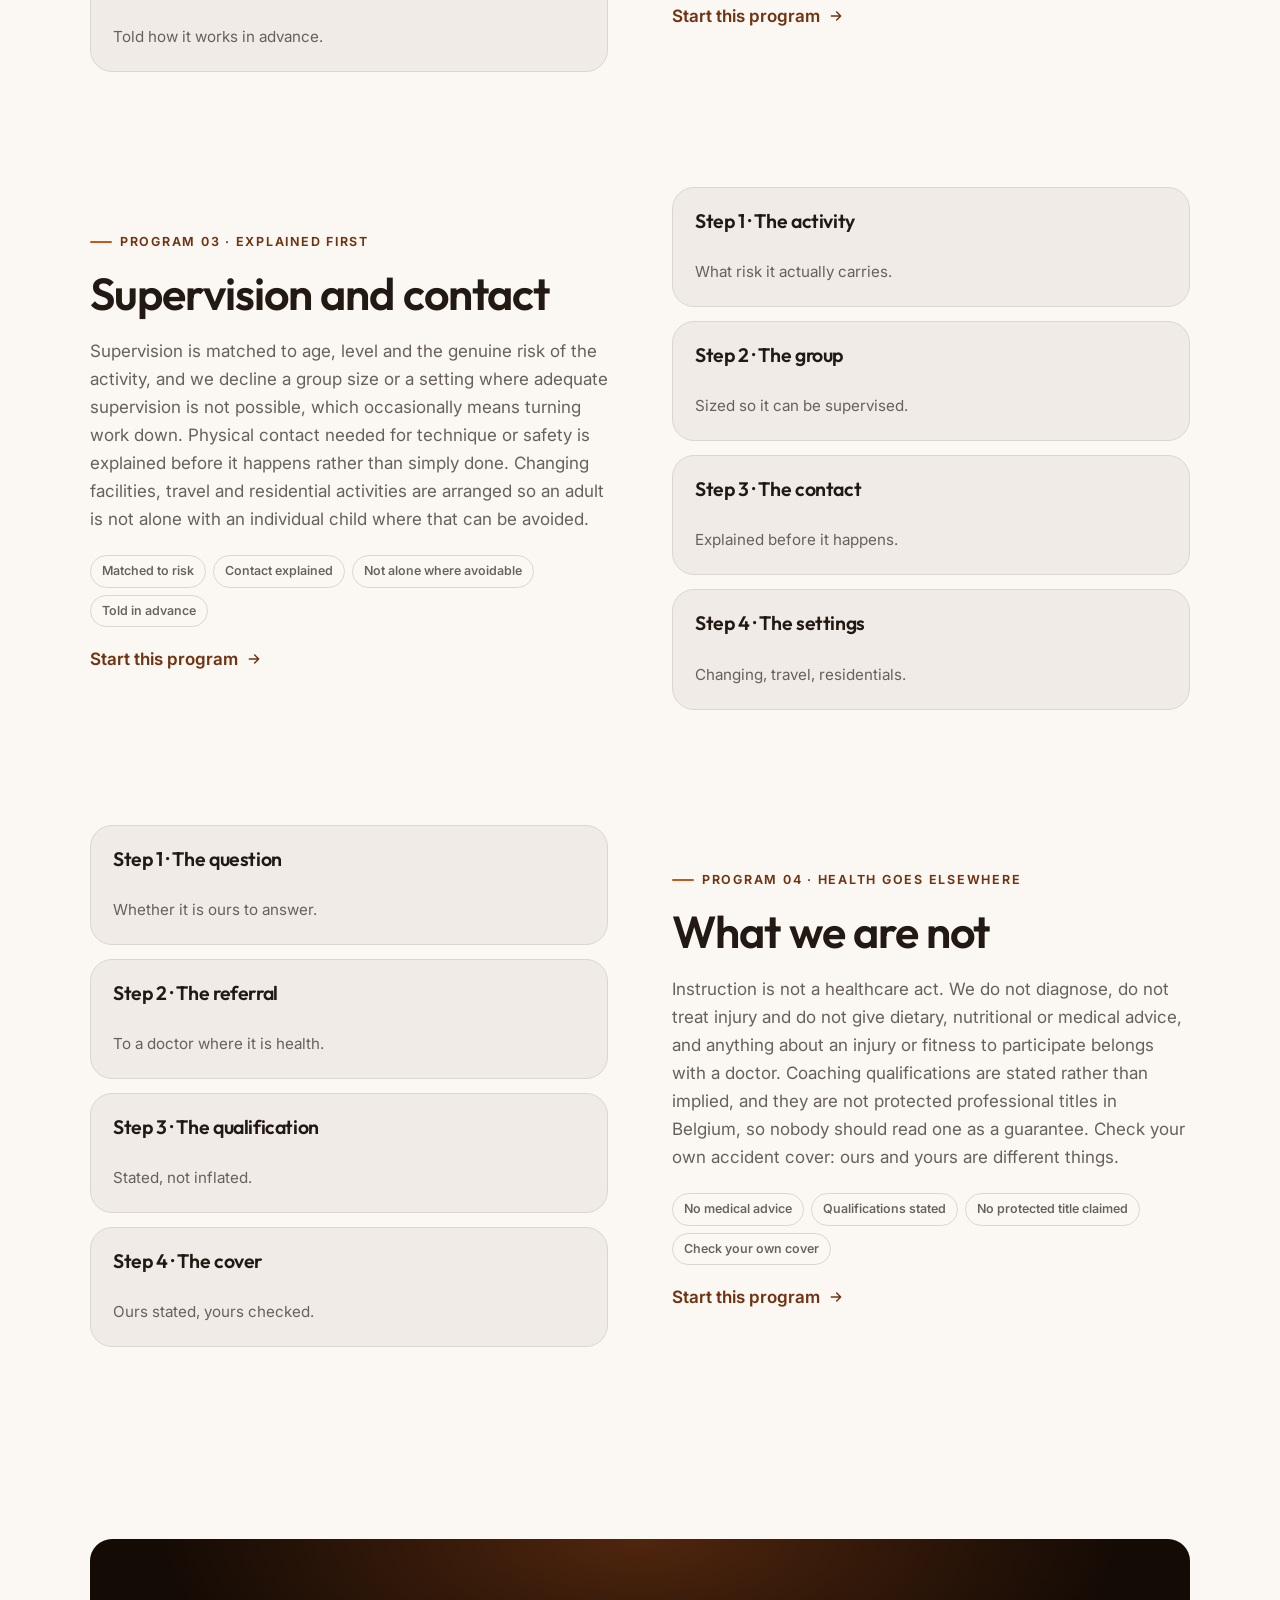
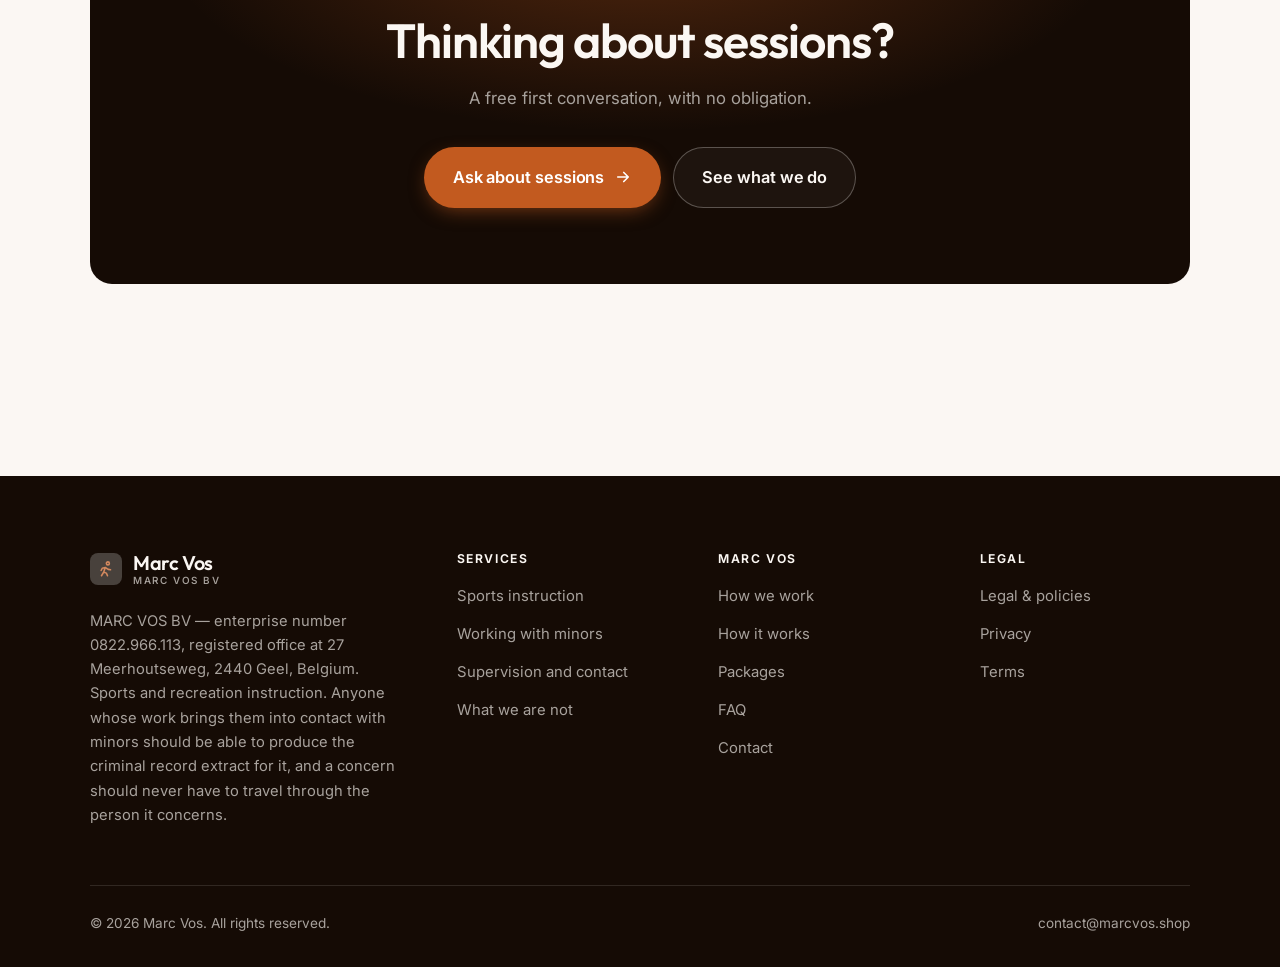
<file: programs.html>
<!DOCTYPE html>
<html lang="en" class="no-js">
<head>
<meta charset="utf-8">
<meta name="viewport" content="width=device-width, initial-scale=1">
<title>Services — Marc Vos</title>
<meta name="description" content="What MARC VOS BV does: sports and recreation instruction in Geel, with safeguarding arrangements stated before a child starts.">
<link rel="canonical" href="https://marcvos.shop/programs.html">

<meta property="og:type" content="website">
<meta property="og:url" content="https://marcvos.shop/programs.html">
<meta property="og:site_name" content="Marc Vos">
<meta property="og:locale" content="en_US">
<meta property="og:title" content="Services — Marc Vos">
<meta property="og:description" content="What MARC VOS BV does: sports and recreation instruction in Geel, with safeguarding arrangements stated before a child starts.">
<meta name="theme-color" content="#150b05">

<link rel="icon" href="assets/img/favicon.svg" type="image/svg+xml">
<link rel="preconnect" href="https://fonts.googleapis.com">
<link rel="preconnect" href="https://fonts.gstatic.com" crossorigin>
<link rel="stylesheet" href="https://fonts.googleapis.com/css2?family=Outfit:wght@400;500;600;700&family=Inter:wght@400..700&display=swap">
<link rel="stylesheet" href="assets/css/style.css">

<!-- Thème appliqué avant le premier rendu (évite le flash) -->
<script>
document.documentElement.classList.remove('no-js');
(function(){try{var t=localStorage.getItem('site-theme');if(t){document.documentElement.setAttribute('data-theme',t);}}catch(e){}})();
</script>
</head>

<body>
<a class="skip-link" href="#main">Skip to main content</a>

<header class="site-header">
  <nav class="wrap nav" aria-label="Main navigation">
    <a class="brand" href="index.html">
      <svg class="brand__mark" viewBox="0 0 64 64" aria-hidden="true">
        <rect class="bm-bg" width="64" height="64" rx="16"/>
        <g class="bm-ic" transform="translate(14 14) scale(1.5)" fill="none" stroke-width="2.1" stroke-linecap="round" stroke-linejoin="round"><circle cx="14.5" cy="4.5" r="2"/><path d="M6 21l3-5 3.5 1.5L14 21M9 16l2-6 4 2.5 3 .5M11 10l-4 1-1.5 3"/></g>
      </svg>
      <span>Marc Vos<span class="brand__sub">MARC VOS BV</span></span>
    </a>

    <ul class="nav__links" id="nav-links">
      <li><a href="index.html">Home</a></li>
      <li><a href="programs.html" aria-current="page">Services</a></li>
      <li><a href="index.html#pricing">Packages</a></li>
      <li><a href="about.html">How we work</a></li>
      <li><a href="contact.html">Contact</a></li>
      <li><a class="btn btn--primary" href="contact.html">Ask about sessions</a></li>
    </ul>

    <div class="nav__cta">
      <button class="theme-toggle" type="button" aria-label="Switch to dark theme">
        <svg class="icon-sun" viewBox="0 0 24 24" fill="none" stroke="currentColor" stroke-width="1.8" stroke-linecap="round" aria-hidden="true"><circle cx="12" cy="12" r="4"/><path d="M12 2v2m0 16v2M2 12h2m16 0h2M4.9 4.9l1.4 1.4m11.4 11.4 1.4 1.4M19.1 4.9l-1.4 1.4M6.3 17.7l-1.4 1.4"/></svg>
        <svg class="icon-moon" viewBox="0 0 24 24" fill="none" stroke="currentColor" stroke-width="1.8" stroke-linecap="round" stroke-linejoin="round" aria-hidden="true"><path d="M21 12.8A9 9 0 1 1 11.2 3a7 7 0 0 0 9.8 9.8z"/></svg>
      </button>
      <a class="btn btn--primary" href="contact.html">Ask about sessions</a>
      <button class="nav__toggle" type="button" aria-expanded="false" aria-controls="nav-links" aria-label="Open menu">
        <svg class="icon-open" viewBox="0 0 24 24" fill="none" stroke="currentColor" stroke-width="2" stroke-linecap="round" aria-hidden="true"><path d="M3 6h18M3 12h18M3 18h18"/></svg>
        <svg class="icon-close" viewBox="0 0 24 24" fill="none" stroke="currentColor" stroke-width="2" stroke-linecap="round" aria-hidden="true"><path d="M6 6l12 12M18 6L6 18"/></svg>
      </button>
    </div>
  </nav>
</header>

<main id="main">

<section class="page-head">
  <div class="wrap">
    <nav class="breadcrumb" aria-label="Breadcrumb">
      <a href="index.html">Home</a><span>/</span><span aria-current="page">Services</span>
    </nav>
    <h1>What we do, in detail</h1>
    <p>Instruction, working with minors, supervision and contact, and our limits.</p>
  </div>
</section>

<section class="section wrap" id="instruction">
  <div class="split reveal">
    <div>
      <span class="eyebrow">Program 01 · Matched to the person</span>
      <h2>Sports instruction</h2>
      <p>Instruction built around who is actually in front of you rather than a programme applied to everyone. Progression is paced to the age and the level, which for younger participants means less load and more technique than most people expect. No result, selection or improvement is guaranteed, because those depend on far more than coaching, and anyone promising them is describing a hope.</p>
      <ul class="tags"><li>Per participant</li><li>Age appropriate</li><li>Level appropriate</li><li>No results promised</li></ul>
      <p><a class="arrow-link" href="contact.html">Start this program <svg viewBox="0 0 24 24" fill="none" stroke="currentColor" stroke-width="2.2" stroke-linecap="round" stroke-linejoin="round" aria-hidden="true"><path d="M5 12h14M13 6l6 6-6 6"/></svg></a></p>
    </div>
    <div class="grid grid--2 grid--tight">
      <article class="card card--sm">
        <h3>Step 1 · The person</h3>
        <p>Age, level, and what they want.</p>
      </article>
      <article class="card card--sm">
        <h3>Step 2 · The plan</h3>
        <p>Paced to them, not to a template.</p>
      </article>
      <article class="card card--sm">
        <h3>Step 3 · The sessions</h3>
        <p>Technique before load.</p>
      </article>
      <article class="card card--sm">
        <h3>Step 4 · The review</h3>
        <p>Honest about progress.</p>
      </article>
    </div>
  </div>
</section>

<section class="section section--flush wrap" id="safeguarding">
  <div class="split reveal">
    <div class="grid grid--2 grid--tight">
      <article class="card card--sm">
        <h3>Step 1 · The extract</h3>
        <p>Obtained, and showable.</p>
      </article>
      <article class="card card--sm">
        <h3>Step 2 · The route</h3>
        <p>Named, and not through me.</p>
      </article>
      <article class="card card--sm">
        <h3>Step 3 · A concern</h3>
        <p>Acted on, not absorbed.</p>
      </article>
      <article class="card card--sm">
        <h3>Step 4 · The parents</h3>
        <p>Told how it works in advance.</p>
      </article>
    </div>
    <div>
      <span class="eyebrow">Program 02 · Ask us for it</span>
      <h2>Working with minors</h2>
      <p>Where an activity brings an adult into contact with minors, there is a specific criminal record extract intended for exactly that, and a parent is entitled to ask to see confirmation. Just as important is a named route by which a child or parent can raise a concern without it passing through the person it concerns, because a complaint that has to travel through its own subject never arrives. Concerns about a participant's integrity are acted on rather than handled quietly within the group.</p>
      <ul class="tags"><li>Extract obtainable</li><li>Named route</li><li>Never informal</li><li>Parents told how</li></ul>
      <p><a class="arrow-link" href="contact.html">Start this program <svg viewBox="0 0 24 24" fill="none" stroke="currentColor" stroke-width="2.2" stroke-linecap="round" stroke-linejoin="round" aria-hidden="true"><path d="M5 12h14M13 6l6 6-6 6"/></svg></a></p>
    </div>
  </div>
</section>

<section class="section section--flush wrap" id="supervision">
  <div class="split reveal">
    <div>
      <span class="eyebrow">Program 03 · Explained first</span>
      <h2>Supervision and contact</h2>
      <p>Supervision is matched to age, level and the genuine risk of the activity, and we decline a group size or a setting where adequate supervision is not possible, which occasionally means turning work down. Physical contact needed for technique or safety is explained before it happens rather than simply done. Changing facilities, travel and residential activities are arranged so an adult is not alone with an individual child where that can be avoided.</p>
      <ul class="tags"><li>Matched to risk</li><li>Contact explained</li><li>Not alone where avoidable</li><li>Told in advance</li></ul>
      <p><a class="arrow-link" href="contact.html">Start this program <svg viewBox="0 0 24 24" fill="none" stroke="currentColor" stroke-width="2.2" stroke-linecap="round" stroke-linejoin="round" aria-hidden="true"><path d="M5 12h14M13 6l6 6-6 6"/></svg></a></p>
    </div>
    <div class="grid grid--2 grid--tight">
      <article class="card card--sm">
        <h3>Step 1 · The activity</h3>
        <p>What risk it actually carries.</p>
      </article>
      <article class="card card--sm">
        <h3>Step 2 · The group</h3>
        <p>Sized so it can be supervised.</p>
      </article>
      <article class="card card--sm">
        <h3>Step 3 · The contact</h3>
        <p>Explained before it happens.</p>
      </article>
      <article class="card card--sm">
        <h3>Step 4 · The settings</h3>
        <p>Changing, travel, residentials.</p>
      </article>
    </div>
  </div>
</section>

<section class="section section--flush wrap" id="limits">
  <div class="split reveal">
    <div class="grid grid--2 grid--tight">
      <article class="card card--sm">
        <h3>Step 1 · The question</h3>
        <p>Whether it is ours to answer.</p>
      </article>
      <article class="card card--sm">
        <h3>Step 2 · The referral</h3>
        <p>To a doctor where it is health.</p>
      </article>
      <article class="card card--sm">
        <h3>Step 3 · The qualification</h3>
        <p>Stated, not inflated.</p>
      </article>
      <article class="card card--sm">
        <h3>Step 4 · The cover</h3>
        <p>Ours stated, yours checked.</p>
      </article>
    </div>
    <div>
      <span class="eyebrow">Program 04 · Health goes elsewhere</span>
      <h2>What we are not</h2>
      <p>Instruction is not a healthcare act. We do not diagnose, do not treat injury and do not give dietary, nutritional or medical advice, and anything about an injury or fitness to participate belongs with a doctor. Coaching qualifications are stated rather than implied, and they are not protected professional titles in Belgium, so nobody should read one as a guarantee. Check your own accident cover: ours and yours are different things.</p>
      <ul class="tags"><li>No medical advice</li><li>Qualifications stated</li><li>No protected title claimed</li><li>Check your own cover</li></ul>
      <p><a class="arrow-link" href="contact.html">Start this program <svg viewBox="0 0 24 24" fill="none" stroke="currentColor" stroke-width="2.2" stroke-linecap="round" stroke-linejoin="round" aria-hidden="true"><path d="M5 12h14M13 6l6 6-6 6"/></svg></a></p>
    </div>
  </div>
</section>

<section class="wrap section--tight">
  <div class="cta-band reveal">
    <h2>Thinking about sessions?</h2>
    <p>A free first conversation, with no obligation.</p>
    <div class="hero__actions">
      <a class="btn btn--primary btn--lg" href="contact.html">Ask about sessions <svg viewBox="0 0 24 24" fill="none" stroke="currentColor" stroke-width="2.2" stroke-linecap="round" stroke-linejoin="round" aria-hidden="true"><path d="M5 12h14M13 6l6 6-6 6"/></svg></a>
      <a class="btn btn--on-dark btn--lg" href="programs.html">See what we do</a>
    </div>
  </div>
</section>

</main>

<footer class="site-footer">
  <div class="wrap">
    <div class="footer__grid">
      <div class="footer__brand">
        <a class="brand" href="index.html">
          <svg class="brand__mark" viewBox="0 0 64 64" aria-hidden="true">
        <rect class="bm-bg" width="64" height="64" rx="16"/>
        <g class="bm-ic" transform="translate(14 14) scale(1.5)" fill="none" stroke-width="2.1" stroke-linecap="round" stroke-linejoin="round"><circle cx="14.5" cy="4.5" r="2"/><path d="M6 21l3-5 3.5 1.5L14 21M9 16l2-6 4 2.5 3 .5M11 10l-4 1-1.5 3"/></g>
      </svg>
          <span>Marc Vos<span class="brand__sub">MARC VOS BV</span></span>
        </a>
        <p>MARC VOS BV — enterprise number 0822.966.113, registered office at 27 Meerhoutseweg, 2440 Geel, Belgium. Sports and recreation instruction. Anyone whose work brings them into contact with minors should be able to produce the criminal record extract for it, and a concern should never have to travel through the person it concerns.</p>
      </div>

      <div class="footer__col">
        <h4>Services</h4>
        <ul>
          <li><a href="programs.html#instruction">Sports instruction</a></li>
          <li><a href="programs.html#safeguarding">Working with minors</a></li>
          <li><a href="programs.html#supervision">Supervision and contact</a></li>
          <li><a href="programs.html#limits">What we are not</a></li>
        </ul>
      </div>

      <div class="footer__col">
        <h4>Marc Vos</h4>
        <ul>
          <li><a href="about.html">How we work</a></li>
          <li><a href="index.html#how-it-works">How it works</a></li>
          <li><a href="index.html#pricing">Packages</a></li>
          <li><a href="index.html#faq">FAQ</a></li>
          <li><a href="contact.html">Contact</a></li>
        </ul>
      </div>

      <div class="footer__col">
        <h4>Legal</h4>
        <ul>
          <li><a href="legal.html">Legal &amp; policies</a></li>
          <li><a href="legal.html#privacy">Privacy</a></li>
          <li><a href="legal.html#terms">Terms</a></li>
        </ul>
      </div>
    </div>

    <div class="footer__bottom">
      <p>© <span data-year>2026</span> Marc Vos. All rights reserved.</p>
      <p><a href="mailto:contact@marcvos.shop">contact@marcvos.shop</a></p>
    </div>
  </div>
</footer>

<script src="assets/js/main.js" defer></script>
</body>
</html>
</file>
<file: assets/css/style.css>
/* Marc Vos — couleurs et polices de la marque.
   Modifier ces valeurs suffit à changer l'identité visuelle de tout le site. */
:root {
  --c-accent:    #c25a1f;
  --c-on-accent: #ffffff;
  --c-ink:       #150b05;
  --c-paper:     #fbf7f3;

  --accent-ink-light: color-mix(in srgb, var(--c-accent) 58%, black);
  --accent-on-dark:   color-mix(in srgb, var(--c-accent) 72%, white);

  --font-display: "Outfit", system-ui, -apple-system, "Segoe UI", sans-serif;
  --font-body: "Inter", system-ui, -apple-system, "Segoe UI", sans-serif;
  --display-weight: 600;
  --display-tracking: -.02em;
}

/* ==========================================================================
   Feuille de style commune aux sites de coaching
   Les couleurs de marque (--c-accent, --c-on-accent, --c-ink, --c-paper) et
   les polices sont définies juste au-dessus, par site. Tout le reste en dérive.
   ========================================================================== */

/* --------------------------------------------------------------------------
   1. Tokens dérivés
   -------------------------------------------------------------------------- */

:root {
  /* Thème clair */
  --paper:      var(--c-paper);
  --paper-2:    color-mix(in srgb, var(--c-paper) 95%, var(--c-ink));
  --paper-3:    color-mix(in srgb, var(--c-paper) 89%, var(--c-ink));
  --line:       color-mix(in srgb, var(--c-paper) 86%, var(--c-ink));
  --text:       color-mix(in srgb, var(--c-ink) 94%, var(--c-paper));
  --muted:      color-mix(in srgb, var(--c-ink) 64%, var(--c-paper));
  --accent:     var(--c-accent);
  --accent-600: color-mix(in srgb, var(--c-accent) 86%, black);
  --accent-ink: var(--accent-ink-light);
  --on-accent:  var(--c-on-accent);
  --ink:        var(--c-ink);
  --ink-soft:   color-mix(in srgb, var(--c-ink) 90%, white);
  --on-ink:     var(--c-paper);
  --on-ink-mut: color-mix(in srgb, var(--c-paper) 64%, var(--c-ink));
  --brand-bg:   var(--c-ink);

  /* Rayons */
  --r-sm: 8px;
  --r-md: 14px;
  --r-lg: 22px;
  --r-full: 999px;

  /* Ombres */
  --sh-1: 0 1px 2px rgba(0, 0, 0, .05), 0 2px 8px rgba(0, 0, 0, .04);
  --sh-2: 0 2px 4px rgba(0, 0, 0, .05), 0 12px 32px rgba(0, 0, 0, .09);
  --sh-3: 0 4px 8px rgba(0, 0, 0, .06), 0 24px 56px rgba(0, 0, 0, .14);

  /* Rythme */
  --gutter: clamp(16px, 4vw, 40px);
  --maxw: 1180px;
  --section-y: clamp(64px, 9vw, 124px);

  --ease: cubic-bezier(.22, .61, .36, 1);
}

/* Thème sombre — suit le système, sauf si l'utilisateur a choisi « clair » */
@media (prefers-color-scheme: dark) {
  :root:not([data-theme="light"]) {
    --paper:      var(--c-ink);
    --paper-2:    color-mix(in srgb, var(--c-ink) 92%, white);
    --paper-3:    color-mix(in srgb, var(--c-ink) 86%, white);
    --line:       color-mix(in srgb, var(--c-ink) 80%, white);
    --text:       color-mix(in srgb, var(--c-paper) 94%, var(--c-ink));
    --muted:      color-mix(in srgb, var(--c-paper) 66%, var(--c-ink));
    --accent-ink: var(--accent-on-dark);
    --ink:        color-mix(in srgb, var(--c-ink) 72%, black);
    --brand-bg:   color-mix(in srgb, var(--c-ink) 80%, white);
    --sh-1: 0 1px 2px rgba(0, 0, 0, .4), 0 2px 8px rgba(0, 0, 0, .3);
    --sh-2: 0 2px 4px rgba(0, 0, 0, .4), 0 12px 32px rgba(0, 0, 0, .45);
    --sh-3: 0 4px 8px rgba(0, 0, 0, .45), 0 24px 56px rgba(0, 0, 0, .55);
  }
}

/* Thème sombre — choix explicite */
:root[data-theme="dark"] {
  --paper:      var(--c-ink);
  --paper-2:    color-mix(in srgb, var(--c-ink) 92%, white);
  --paper-3:    color-mix(in srgb, var(--c-ink) 86%, white);
  --line:       color-mix(in srgb, var(--c-ink) 80%, white);
  --text:       color-mix(in srgb, var(--c-paper) 94%, var(--c-ink));
  --muted:      color-mix(in srgb, var(--c-paper) 66%, var(--c-ink));
  --accent-ink: var(--accent-on-dark);
  --ink:        color-mix(in srgb, var(--c-ink) 72%, black);
  --brand-bg:   color-mix(in srgb, var(--c-ink) 80%, white);
  --sh-1: 0 1px 2px rgba(0, 0, 0, .4), 0 2px 8px rgba(0, 0, 0, .3);
  --sh-2: 0 2px 4px rgba(0, 0, 0, .4), 0 12px 32px rgba(0, 0, 0, .45);
  --sh-3: 0 4px 8px rgba(0, 0, 0, .45), 0 24px 56px rgba(0, 0, 0, .55);
}

/* --------------------------------------------------------------------------
   2. Reset / base
   -------------------------------------------------------------------------- */

*, *::before, *::after { box-sizing: border-box; }

* { margin: 0; }

html {
  -webkit-text-size-adjust: 100%;
  scroll-behavior: smooth;
  scroll-padding-top: 88px;
}

body {
  background: var(--paper);
  color: var(--text);
  font-family: var(--font-body);
  font-size: 17px;
  line-height: 1.65;
  -webkit-font-smoothing: antialiased;
  text-rendering: optimizeLegibility;
  overflow-x: hidden;
}

img, svg, video { display: block; max-width: 100%; height: auto; }

a { color: inherit; text-decoration: none; }

button, input, textarea, select { font: inherit; color: inherit; }

h1, h2, h3, h4 {
  font-family: var(--font-display);
  font-weight: var(--display-weight);
  line-height: 1.08;
  letter-spacing: var(--display-tracking);
  text-wrap: balance;
}

p { text-wrap: pretty; }

:focus-visible {
  outline: 3px solid var(--accent);
  outline-offset: 3px;
  border-radius: 4px;
}

::selection { background: var(--accent); color: var(--on-accent); }

/* --------------------------------------------------------------------------
   3. Utilitaires de mise en page
   -------------------------------------------------------------------------- */

.wrap {
  width: 100%;
  max-width: var(--maxw);
  margin-inline: auto;
  padding-inline: var(--gutter);
}

.section { padding-block: var(--section-y); }
.section--flush { padding-top: 0; }
.section--tight { padding-block: clamp(48px, 6vw, 80px); }

.skip-link {
  position: absolute;
  left: 12px;
  top: -100px;
  z-index: 200;
  background: var(--accent);
  color: var(--on-accent);
  padding: 12px 20px;
  border-radius: var(--r-sm);
  font-weight: 600;
  transition: top .2s var(--ease);
}
.skip-link:focus { top: 12px; }

.eyebrow {
  display: inline-flex;
  align-items: center;
  gap: 8px;
  font-size: .78rem;
  font-weight: 650;
  letter-spacing: .14em;
  text-transform: uppercase;
  color: var(--accent-ink);
  margin-bottom: 18px;
}
.eyebrow::before {
  content: "";
  width: 22px;
  height: 2px;
  background: var(--accent);
  border-radius: 2px;
}

.section-head { max-width: 62ch; margin-bottom: clamp(36px, 5vw, 60px); }
.section-head h2 { font-size: clamp(2rem, 4.4vw, 3.1rem); }
.section-head p {
  margin-top: 18px;
  color: var(--muted);
  font-size: clamp(1rem, 1.6vw, 1.12rem);
  max-width: 58ch;
}

.section-head--center { margin-inline: auto; text-align: center; }
.section-head--center .eyebrow { justify-content: center; }
.section-head--center p { margin-inline: auto; }

/* --------------------------------------------------------------------------
   4. Boutons
   -------------------------------------------------------------------------- */

.btn {
  display: inline-flex;
  align-items: center;
  justify-content: center;
  gap: 10px;
  padding: 14px 26px;
  border: 1px solid transparent;
  border-radius: var(--r-full);
  font-weight: 620;
  font-size: .98rem;
  letter-spacing: -.005em;
  cursor: pointer;
  white-space: nowrap;
  transition: transform .18s var(--ease), background-color .18s var(--ease),
              border-color .18s var(--ease), box-shadow .18s var(--ease), color .18s var(--ease);
}
.btn:hover { transform: translateY(-2px); }
.btn:active { transform: translateY(0); }

.btn--primary {
  background: var(--accent);
  color: var(--on-accent);
  box-shadow: 0 6px 20px -6px color-mix(in srgb, var(--c-accent) 65%, transparent);
}
.btn--primary:hover {
  background: var(--accent-600);
  box-shadow: 0 12px 28px -8px color-mix(in srgb, var(--c-accent) 70%, transparent);
}

.btn--ghost {
  border-color: var(--line);
  background: transparent;
  color: var(--text);
}
.btn--ghost:hover { border-color: var(--accent); color: var(--accent-ink); }

.btn--on-dark {
  border-color: color-mix(in srgb, var(--c-paper) 28%, transparent);
  color: var(--on-ink);
  background: color-mix(in srgb, var(--c-paper) 4%, transparent);
}
.btn--on-dark:hover {
  border-color: color-mix(in srgb, var(--c-paper) 60%, transparent);
  background: color-mix(in srgb, var(--c-paper) 10%, transparent);
}

.btn--lg { padding: 16px 28px; font-size: 1.02rem; }
.btn--block { width: 100%; }

.btn svg { width: 18px; height: 18px; flex: none; }

@media (max-width: 420px) {
  .btn--lg { padding: 15px 22px; font-size: 1rem; white-space: normal; text-align: center; }
}

/* Lien fléché */
.arrow-link {
  display: inline-flex;
  align-items: center;
  gap: 8px;
  font-weight: 620;
  color: var(--accent-ink);
}
.arrow-link svg { width: 16px; height: 16px; transition: transform .18s var(--ease); }
.arrow-link:hover svg { transform: translateX(4px); }

/* --------------------------------------------------------------------------
   5. En-tête / navigation
   -------------------------------------------------------------------------- */

.site-header {
  position: sticky;
  top: 0;
  z-index: 100;
  background: color-mix(in srgb, var(--paper) 82%, transparent);
  backdrop-filter: saturate(180%) blur(14px);
  -webkit-backdrop-filter: saturate(180%) blur(14px);
  border-bottom: 1px solid transparent;
  transition: border-color .25s var(--ease), background-color .25s var(--ease);
}
.site-header.is-stuck {
  border-bottom-color: var(--line);
  background: color-mix(in srgb, var(--paper) 94%, transparent);
}

.nav {
  display: flex;
  align-items: center;
  justify-content: space-between;
  gap: 24px;
  height: 74px;
}

.brand {
  display: inline-flex;
  align-items: center;
  gap: 11px;
  font-family: var(--font-display);
  font-weight: var(--display-weight);
  font-size: 1.24rem;
  letter-spacing: var(--display-tracking);
  flex: none;
  line-height: 1.1;
}
.brand__mark { width: 32px; height: 32px; flex: none; }
.brand__mark .bm-bg { fill: var(--brand-bg); }
.brand__mark .bm-ic { stroke: var(--accent-on-dark); color: var(--accent-on-dark); }
.brand__sub {
  display: block;
  font-family: var(--font-body);
  font-size: .62rem;
  font-weight: 550;
  letter-spacing: .16em;
  text-transform: uppercase;
  color: var(--muted);
  margin-top: 1px;
}

.nav__links {
  display: flex;
  align-items: center;
  gap: 4px;
  list-style: none;
  padding: 0;
}
.nav__links a {
  display: block;
  padding: 9px 14px;
  border-radius: var(--r-full);
  font-size: .95rem;
  font-weight: 520;
  color: var(--muted);
  transition: color .16s var(--ease), background-color .16s var(--ease);
}
.nav__links a:hover { color: var(--text); background: var(--paper-2); }
.nav__links a[aria-current="page"] { color: var(--text); font-weight: 620; }
.nav__links .btn { display: none; }

.nav__cta { display: flex; align-items: center; gap: 10px; flex: none; }

.nav__toggle {
  display: none;
  width: 44px;
  height: 44px;
  align-items: center;
  justify-content: center;
  background: transparent;
  border: 1px solid var(--line);
  border-radius: var(--r-full);
  cursor: pointer;
}
.nav__toggle svg { width: 20px; height: 20px; }
.nav__toggle .icon-close { display: none; }
.nav__toggle[aria-expanded="true"] .icon-open { display: none; }
.nav__toggle[aria-expanded="true"] .icon-close { display: block; }

@media (max-width: 900px) {
  .nav__links, .nav__cta .btn { display: none; }
  .nav__toggle { display: inline-flex; }

  .nav__links {
    position: fixed;
    inset: 74px 0 auto;
    flex-direction: column;
    align-items: stretch;
    gap: 2px;
    padding: 20px var(--gutter) 32px;
    background: var(--paper);
    border-bottom: 1px solid var(--line);
    box-shadow: var(--sh-2);
  }
  .nav__links.is-open { display: flex; }
  .nav__links a { padding: 14px 4px; font-size: 1.1rem; border-radius: var(--r-sm); }
  .nav__links a.btn { display: inline-flex; margin-top: 14px; padding: 14px 26px; color: var(--on-accent); }
}

@media (max-width: 380px) {
  .brand__sub { display: none; }
}

/* Bouton de thème */
.theme-toggle {
  width: 44px;
  height: 44px;
  display: inline-flex;
  align-items: center;
  justify-content: center;
  background: transparent;
  border: 1px solid var(--line);
  border-radius: var(--r-full);
  cursor: pointer;
  color: var(--muted);
  transition: color .16s var(--ease), border-color .16s var(--ease);
}
.theme-toggle:hover { color: var(--text); border-color: var(--accent); }
.theme-toggle svg { width: 18px; height: 18px; }
.theme-toggle .icon-moon { display: none; }
:root[data-theme="dark"] .theme-toggle .icon-sun { display: none; }
:root[data-theme="dark"] .theme-toggle .icon-moon { display: block; }
@media (prefers-color-scheme: dark) {
  :root:not([data-theme="light"]) .theme-toggle .icon-sun { display: none; }
  :root:not([data-theme="light"]) .theme-toggle .icon-moon { display: block; }
}

/* --------------------------------------------------------------------------
   6. Hero
   -------------------------------------------------------------------------- */

.hero {
  position: relative;
  background: var(--ink);
  color: var(--on-ink);
  overflow: hidden;
  isolation: isolate;
}

/* Halo de couleur + grain léger */
.hero::before {
  content: "";
  position: absolute;
  inset: -30% -10% auto;
  height: 130%;
  background:
    radial-gradient(60% 55% at 78% 18%, color-mix(in srgb, var(--c-accent) 34%, transparent), transparent 62%),
    radial-gradient(48% 44% at 12% 88%, color-mix(in srgb, var(--c-accent) 16%, transparent), transparent 66%);
  z-index: -2;
  pointer-events: none;
}
.hero::after {
  content: "";
  position: absolute;
  inset: 0;
  background-image: url("data:image/svg+xml,%3Csvg xmlns='http://www.w3.org/2000/svg' width='160' height='160'%3E%3Cfilter id='n'%3E%3CfeTurbulence type='fractalNoise' baseFrequency='.85' numOctaves='3'/%3E%3C/filter%3E%3Crect width='160' height='160' filter='url(%23n)' opacity='.28'/%3E%3C/svg%3E");
  opacity: .45;
  mix-blend-mode: overlay;
  z-index: -1;
  pointer-events: none;
}

.hero__inner {
  display: grid;
  grid-template-columns: minmax(0, 1.05fr) minmax(0, .95fr);
  align-items: center;
  gap: clamp(32px, 5vw, 72px);
  padding-block: clamp(56px, 8vw, 110px);
}

.hero h1 {
  font-size: clamp(2.5rem, 6vw, 4.6rem);
  letter-spacing: calc(var(--display-tracking) * 1.4);
}
.hero h1 em {
  font-style: normal;
  color: var(--accent-on-dark);
  text-decoration: underline;
  text-decoration-color: color-mix(in srgb, var(--c-accent) 45%, transparent);
  text-decoration-thickness: .1em;
  text-underline-offset: .14em;
  text-decoration-skip-ink: none;
}

.hero__lede {
  margin-top: 22px;
  font-size: clamp(1.04rem, 1.9vw, 1.2rem);
  color: var(--on-ink-mut);
  max-width: 50ch;
}

.hero__actions {
  display: flex;
  flex-wrap: wrap;
  gap: 12px;
  margin-top: 34px;
}

.hero__eyebrow { color: var(--accent-on-dark); }
.hero__eyebrow::before { background: var(--accent-on-dark); }

/* Faits sur l'offre */
.hero__proof {
  display: grid;
  grid-template-columns: repeat(4, minmax(0, 1fr));
  gap: clamp(18px, 3vw, 32px);
  margin-top: 44px;
  padding: 26px 0 0;
  border-top: 1px solid color-mix(in srgb, var(--c-paper) 14%, transparent);
  list-style: none;
}
.stat__num {
  display: block;
  font-family: var(--font-display);
  font-size: clamp(1.5rem, 2.6vw, 2.05rem);
  font-weight: var(--display-weight);
  line-height: 1;
  letter-spacing: var(--display-tracking);
  white-space: nowrap;
}
.stat__label {
  display: block;
  margin-top: 7px;
  font-size: .82rem;
  line-height: 1.4;
  color: var(--on-ink-mut);
}

.hero__art svg { width: 100%; height: auto; border-radius: var(--r-lg); box-shadow: var(--sh-3); }

@media (max-width: 880px) {
  .hero__inner { grid-template-columns: 1fr; }
  .hero__art { order: -1; max-width: 560px; }
}
@media (max-width: 540px) {
  .hero__proof { grid-template-columns: repeat(2, minmax(0, 1fr)); }
}

/* --------------------------------------------------------------------------
   7. Bandeau défilant
   -------------------------------------------------------------------------- */

.marquee {
  background: var(--ink-soft);
  color: var(--on-ink-mut);
  border-top: 1px solid color-mix(in srgb, var(--c-paper) 8%, transparent);
  padding-block: 18px;
  overflow: hidden;
  white-space: nowrap;
  mask-image: linear-gradient(90deg, transparent, #000 8%, #000 92%, transparent);
  -webkit-mask-image: linear-gradient(90deg, transparent, #000 8%, #000 92%, transparent);
}
.marquee__track {
  display: inline-flex;
  gap: 42px;
  align-items: center;
  animation: marquee 38s linear infinite;
  font-size: .86rem;
  letter-spacing: .12em;
  text-transform: uppercase;
  font-weight: 560;
}
.marquee__track span { display: inline-flex; align-items: center; gap: 42px; }
.marquee__track span::after {
  content: "";
  width: 5px; height: 5px;
  border-radius: 50%;
  background: var(--accent);
  opacity: .8;
}
@keyframes marquee { to { transform: translateX(-50%); } }

/* --------------------------------------------------------------------------
   8. Grilles de cartes
   -------------------------------------------------------------------------- */

.grid {
  display: grid;
  gap: clamp(16px, 2.2vw, 26px);
}
.grid--2 { grid-template-columns: repeat(auto-fit, minmax(min(100%, 260px), 1fr)); }
.grid--3 { grid-template-columns: repeat(auto-fit, minmax(min(100%, 270px), 1fr)); }
.grid--4 { grid-template-columns: repeat(auto-fit, minmax(min(100%, 230px), 1fr)); }
.grid--tight { gap: 14px; }

.card {
  position: relative;
  display: flex;
  flex-direction: column;
  padding: 28px;
  background: var(--paper-2);
  border: 1px solid var(--line);
  border-radius: var(--r-lg);
  transition: transform .22s var(--ease), box-shadow .22s var(--ease), border-color .22s var(--ease);
}
a.card:hover, .card--lift:hover {
  transform: translateY(-5px);
  box-shadow: var(--sh-2);
  border-color: color-mix(in srgb, var(--c-accent) 45%, var(--line));
}
.card--sm { padding: 22px; }
.card--sm h3 { font-size: 1rem; }
.card__icon {
  width: 52px;
  height: 52px;
  display: grid;
  place-items: center;
  border-radius: var(--r-md);
  background: color-mix(in srgb, var(--c-accent) 15%, transparent);
  color: var(--accent-ink);
  margin-bottom: 20px;
}
.card__icon svg { width: 26px; height: 26px; }
.card h3 { font-size: 1.22rem; margin-bottom: 10px; }
.card p { color: var(--muted); font-size: .95rem; }
.card .arrow-link { margin-top: auto; padding-top: 18px; font-size: .92rem; }

.tags {
  list-style: none;
  padding: 0;
  margin: 18px 0 0;
  display: flex;
  flex-wrap: wrap;
  gap: 7px;
}
.tags li {
  font-size: .78rem;
  font-weight: 560;
  padding: 5px 11px;
  border-radius: var(--r-full);
  background: var(--paper);
  border: 1px solid var(--line);
  color: var(--muted);
}

/* --------------------------------------------------------------------------
   9. Méthode (étapes)
   -------------------------------------------------------------------------- */

.steps { counter-reset: step; }
.step {
  position: relative;
  padding: 30px 26px 26px;
  background: var(--paper);
  border: 1px solid var(--line);
  border-radius: var(--r-lg);
}
.step::before {
  counter-increment: step;
  content: "0" counter(step);
  display: block;
  font-family: var(--font-display);
  font-size: 2.6rem;
  font-weight: var(--display-weight);
  line-height: 1;
  letter-spacing: var(--display-tracking);
  color: color-mix(in srgb, var(--c-accent) 55%, var(--paper));
  margin-bottom: 16px;
}
.step h3 { font-size: 1.12rem; margin-bottom: 9px; }
.step p { color: var(--muted); font-size: .93rem; }

/* --------------------------------------------------------------------------
   10. Tarifs
   -------------------------------------------------------------------------- */

.plans { align-items: start; }

.plan {
  display: flex;
  flex-direction: column;
  padding: 32px 28px;
  background: var(--paper);
  border: 1px solid var(--line);
  border-radius: var(--r-lg);
  height: 100%;
  position: relative;
}
.plan--featured {
  background: var(--ink);
  color: var(--on-ink);
  border-color: var(--ink);
  box-shadow: var(--sh-3);
}
.plan--featured .plan__desc,
.plan--featured .plan__period,
.plan--featured .plan__features li { color: var(--on-ink-mut); }
.plan--featured .plan__features li::before { color: var(--accent-on-dark); }

.plan__tag {
  position: absolute;
  top: 18px;
  right: 18px;
  font-size: .7rem;
  font-weight: 680;
  letter-spacing: .1em;
  text-transform: uppercase;
  padding: 5px 12px;
  border-radius: var(--r-full);
  background: var(--accent);
  color: var(--on-accent);
}

.plan h3 { font-size: 1.3rem; }
.plan--featured h3 { padding-right: 120px; }
.plan__desc { margin-top: 8px; color: var(--muted); font-size: .92rem; min-height: 2.8em; }

.plan__price {
  display: flex;
  align-items: baseline;
  gap: 6px;
  margin: 22px 0 4px;
  font-family: var(--font-display);
  font-size: clamp(2.2rem, 4vw, 2.9rem);
  font-weight: var(--display-weight);
  letter-spacing: var(--display-tracking);
  line-height: 1;
}
.plan__period { font-family: var(--font-body); font-size: .9rem; font-weight: 450; color: var(--muted); letter-spacing: 0; }

.plan__features {
  list-style: none;
  padding: 0;
  margin: 24px 0 28px;
  display: grid;
  gap: 11px;
  flex: 1;
}
.plan__features li {
  display: grid;
  grid-template-columns: 20px 1fr;
  gap: 10px;
  font-size: .93rem;
  color: var(--muted);
  align-items: start;
}
.plan__features li::before {
  content: "✓";
  color: var(--accent-ink);
  font-weight: 700;
  line-height: 1.5;
}

.plans-note { text-align: center; margin-top: 26px; font-size: .88rem; color: var(--muted); }

/* --------------------------------------------------------------------------
   11. Bloc split (texte + illustration)
   -------------------------------------------------------------------------- */

.split {
  display: grid;
  grid-template-columns: repeat(auto-fit, minmax(min(100%, 340px), 1fr));
  gap: clamp(32px, 5vw, 68px);
  align-items: center;
}
.split--top { align-items: start; }
.split__art svg { width: 100%; border-radius: var(--r-lg); box-shadow: var(--sh-2); }
.split h2 { font-size: clamp(1.9rem, 4vw, 2.8rem); }
.split p { margin-top: 18px; color: var(--muted); }
.split .tags { margin-top: 22px; }

/* --------------------------------------------------------------------------
   12. FAQ
   -------------------------------------------------------------------------- */

.faq { max-width: 780px; margin-inline: auto; }
.faq details {
  border-bottom: 1px solid var(--line);
  padding: 4px 0;
}
.faq summary {
  display: flex;
  align-items: center;
  justify-content: space-between;
  gap: 20px;
  padding: 22px 4px;
  cursor: pointer;
  list-style: none;
  font-family: var(--font-display);
  font-size: 1.08rem;
  font-weight: var(--display-weight);
  letter-spacing: var(--display-tracking);
}
.faq summary::-webkit-details-marker { display: none; }
.faq summary::after {
  content: "";
  flex: none;
  width: 13px;
  height: 13px;
  border-right: 2px solid var(--muted);
  border-bottom: 2px solid var(--muted);
  transform: rotate(45deg) translate(-3px, -3px);
  transition: transform .2s var(--ease), border-color .2s var(--ease);
}
.faq details[open] summary::after {
  transform: rotate(225deg) translate(-3px, -3px);
  border-color: var(--accent);
}
.faq details p { padding: 0 4px 24px; color: var(--muted); max-width: 66ch; }

/* --------------------------------------------------------------------------
   13. Bandeau d'appel à l'action
   -------------------------------------------------------------------------- */

.cta-band {
  position: relative;
  background: var(--ink);
  color: var(--on-ink);
  border-radius: var(--r-lg);
  padding: clamp(40px, 6vw, 76px) clamp(24px, 5vw, 64px);
  overflow: hidden;
  isolation: isolate;
  text-align: center;
}
.cta-band::before {
  content: "";
  position: absolute;
  inset: 0;
  background: radial-gradient(70% 90% at 50% 0%, color-mix(in srgb, var(--c-accent) 34%, transparent), transparent 62%);
  z-index: -1;
}
.cta-band h2 { font-size: clamp(1.9rem, 4.4vw, 3rem); }
.cta-band p {
  margin: 18px auto 0;
  max-width: 52ch;
  color: var(--on-ink-mut);
  font-size: 1.05rem;
}
.cta-band .hero__actions { justify-content: center; }

/* --------------------------------------------------------------------------
   14. Formulaire
   -------------------------------------------------------------------------- */

.form-layout {
  display: grid;
  grid-template-columns: minmax(0, 1fr) minmax(0, 420px);
  gap: clamp(32px, 5vw, 64px);
  align-items: start;
}
@media (max-width: 880px) { .form-layout { grid-template-columns: 1fr; } }

.form {
  display: grid;
  gap: 18px;
  padding: clamp(22px, 3.5vw, 36px);
  background: var(--paper-2);
  border: 1px solid var(--line);
  border-radius: var(--r-lg);
}
.form__row { display: grid; grid-template-columns: repeat(auto-fit, minmax(min(100%, 200px), 1fr)); gap: 18px; }

.field { display: grid; gap: 7px; }
.field label { font-size: .88rem; font-weight: 600; }
.field label .req { color: var(--accent-ink); }
.field input, .field textarea, .field select {
  width: 100%;
  padding: 13px 15px;
  background: var(--paper);
  border: 1px solid var(--line);
  border-radius: var(--r-md);
  font-size: .97rem;
  transition: border-color .16s var(--ease), box-shadow .16s var(--ease);
}
.field input:focus, .field textarea:focus, .field select:focus {
  outline: none;
  border-color: var(--accent);
  box-shadow: 0 0 0 3px color-mix(in srgb, var(--c-accent) 24%, transparent);
}
.field textarea { resize: vertical; min-height: 130px; }
.field__hint { font-size: .8rem; color: var(--muted); }

.form__status { font-size: .9rem; font-weight: 600; min-height: 1.4em; }
.form__note { font-size: .82rem; color: var(--muted); }
.form__note a { color: var(--accent-ink); text-decoration: underline; text-underline-offset: 2px; }

.contact-aside { display: grid; gap: 14px; }
.contact-card {
  display: flex;
  gap: 14px;
  padding: 20px 22px;
  background: var(--paper);
  border: 1px solid var(--line);
  border-radius: var(--r-md);
}
.contact-card--soft { background: var(--paper-2); }
.contact-card svg { width: 22px; height: 22px; flex: none; color: var(--accent-ink); margin-top: 3px; }
.contact-card b { display: block; font-size: .95rem; font-weight: 620; }
.contact-card span, .contact-card a { display: block; font-size: .9rem; color: var(--muted); }
.contact-card a:hover { color: var(--accent-ink); }

/* --------------------------------------------------------------------------
   15. Page interne — en-tête
   -------------------------------------------------------------------------- */

.page-head {
  background: var(--paper-2);
  border-bottom: 1px solid var(--line);
  padding-block: clamp(48px, 7vw, 86px);
}
.page-head h1 { font-size: clamp(2.2rem, 5.4vw, 3.6rem); max-width: 20ch; }
.page-head p { margin-top: 18px; color: var(--muted); max-width: 58ch; font-size: 1.06rem; }

.breadcrumb {
  display: flex;
  gap: 8px;
  align-items: center;
  font-size: .84rem;
  color: var(--muted);
  margin-bottom: 18px;
}
.breadcrumb a:hover { color: var(--accent-ink); }
.breadcrumb span { opacity: .6; }

/* --------------------------------------------------------------------------
   16. Pied de page
   -------------------------------------------------------------------------- */

.site-footer {
  background: var(--ink);
  color: var(--on-ink-mut);
  padding-block: clamp(48px, 6vw, 76px) 32px;
  margin-top: var(--section-y);
}
.site-footer .brand { color: var(--on-ink); }
.site-footer .brand__mark .bm-bg { fill: color-mix(in srgb, var(--c-ink) 78%, white); }
.site-footer .brand__sub { color: var(--on-ink-mut); }

.footer__grid {
  display: grid;
  grid-template-columns: minmax(0, 1.5fr) repeat(auto-fit, minmax(150px, 1fr));
  gap: clamp(28px, 4vw, 56px);
}
@media (max-width: 720px) { .footer__grid { grid-template-columns: 1fr 1fr; } .footer__brand { grid-column: 1 / -1; } }

.footer__brand p { margin-top: 16px; font-size: .92rem; max-width: 36ch; }
.footer__col h4 {
  font-family: var(--font-body);
  font-size: .76rem;
  font-weight: 650;
  letter-spacing: .13em;
  text-transform: uppercase;
  color: var(--on-ink);
  margin-bottom: 16px;
}
.footer__col ul { list-style: none; padding: 0; display: grid; gap: 10px; }
.footer__col a { font-size: .93rem; transition: color .16s var(--ease); }
.footer__col a:hover { color: var(--accent-on-dark); }

.footer__bottom {
  display: flex;
  flex-wrap: wrap;
  justify-content: space-between;
  gap: 14px;
  margin-top: clamp(36px, 5vw, 58px);
  padding-top: 26px;
  border-top: 1px solid color-mix(in srgb, var(--c-paper) 12%, transparent);
  font-size: .85rem;
}
.footer__bottom a:hover { color: var(--accent-on-dark); }

/* --------------------------------------------------------------------------
   17. Page 404
   -------------------------------------------------------------------------- */

.notfound {
  min-height: 62vh;
  display: grid;
  place-items: center;
  text-align: center;
  padding-block: var(--section-y);
}
.notfound__code {
  font-family: var(--font-display);
  font-size: clamp(5rem, 18vw, 11rem);
  font-weight: var(--display-weight);
  line-height: .9;
  letter-spacing: -.05em;
  color: color-mix(in srgb, var(--c-accent) 45%, var(--paper));
}
.notfound h1 { font-size: clamp(1.8rem, 4.4vw, 2.8rem); margin-top: 12px; }
.notfound p { color: var(--muted); max-width: 46ch; margin: 18px auto 0; }
.notfound .hero__actions { justify-content: center; }

/* --------------------------------------------------------------------------
   18. Contenu légal
   -------------------------------------------------------------------------- */

.prose { max-width: 70ch; }
.prose h2 { font-size: clamp(1.6rem, 3vw, 2.1rem); margin-top: 48px; margin-bottom: 14px; }
.prose h2:first-child { margin-top: 0; }
.prose h3 { font-size: 1.18rem; margin-top: 30px; margin-bottom: 10px; }
.prose p, .prose li { color: var(--muted); }
.prose p + p { margin-top: 16px; }
.prose ul { margin-top: 14px; padding-left: 22px; display: grid; gap: 9px; }
.prose a { color: var(--accent-ink); text-decoration: underline; text-underline-offset: 2px; }
.prose strong { color: var(--text); }

/* --------------------------------------------------------------------------
   19. Animations d'apparition
   -------------------------------------------------------------------------- */

.reveal {
  opacity: 0;
  transform: translateY(22px);
  transition: opacity .7s var(--ease), transform .7s var(--ease);
}
.reveal.is-in { opacity: 1; transform: none; }

.reveal-group > * {
  opacity: 0;
  transform: translateY(22px);
  transition: opacity .6s var(--ease), transform .6s var(--ease);
  transition-delay: calc(var(--i, 0) * 80ms);
}
.reveal-group.is-in > * { opacity: 1; transform: none; }

/* Sans JavaScript, tout reste visible */
.no-js .reveal, .no-js .reveal-group > * { opacity: 1; transform: none; }

@media (prefers-reduced-motion: reduce) {
  html { scroll-behavior: auto; }
  *, *::before, *::after {
    animation-duration: .001ms !important;
    animation-iteration-count: 1 !important;
    transition-duration: .001ms !important;
  }
  .reveal, .reveal-group > * { opacity: 1; transform: none; }
}

/* --------------------------------------------------------------------------
   20. Divers
   -------------------------------------------------------------------------- */

.visually-hidden {
  position: absolute;
  width: 1px; height: 1px;
  padding: 0; margin: -1px;
  overflow: hidden;
  clip: rect(0 0 0 0);
  white-space: nowrap;
  border: 0;
}
</file>
